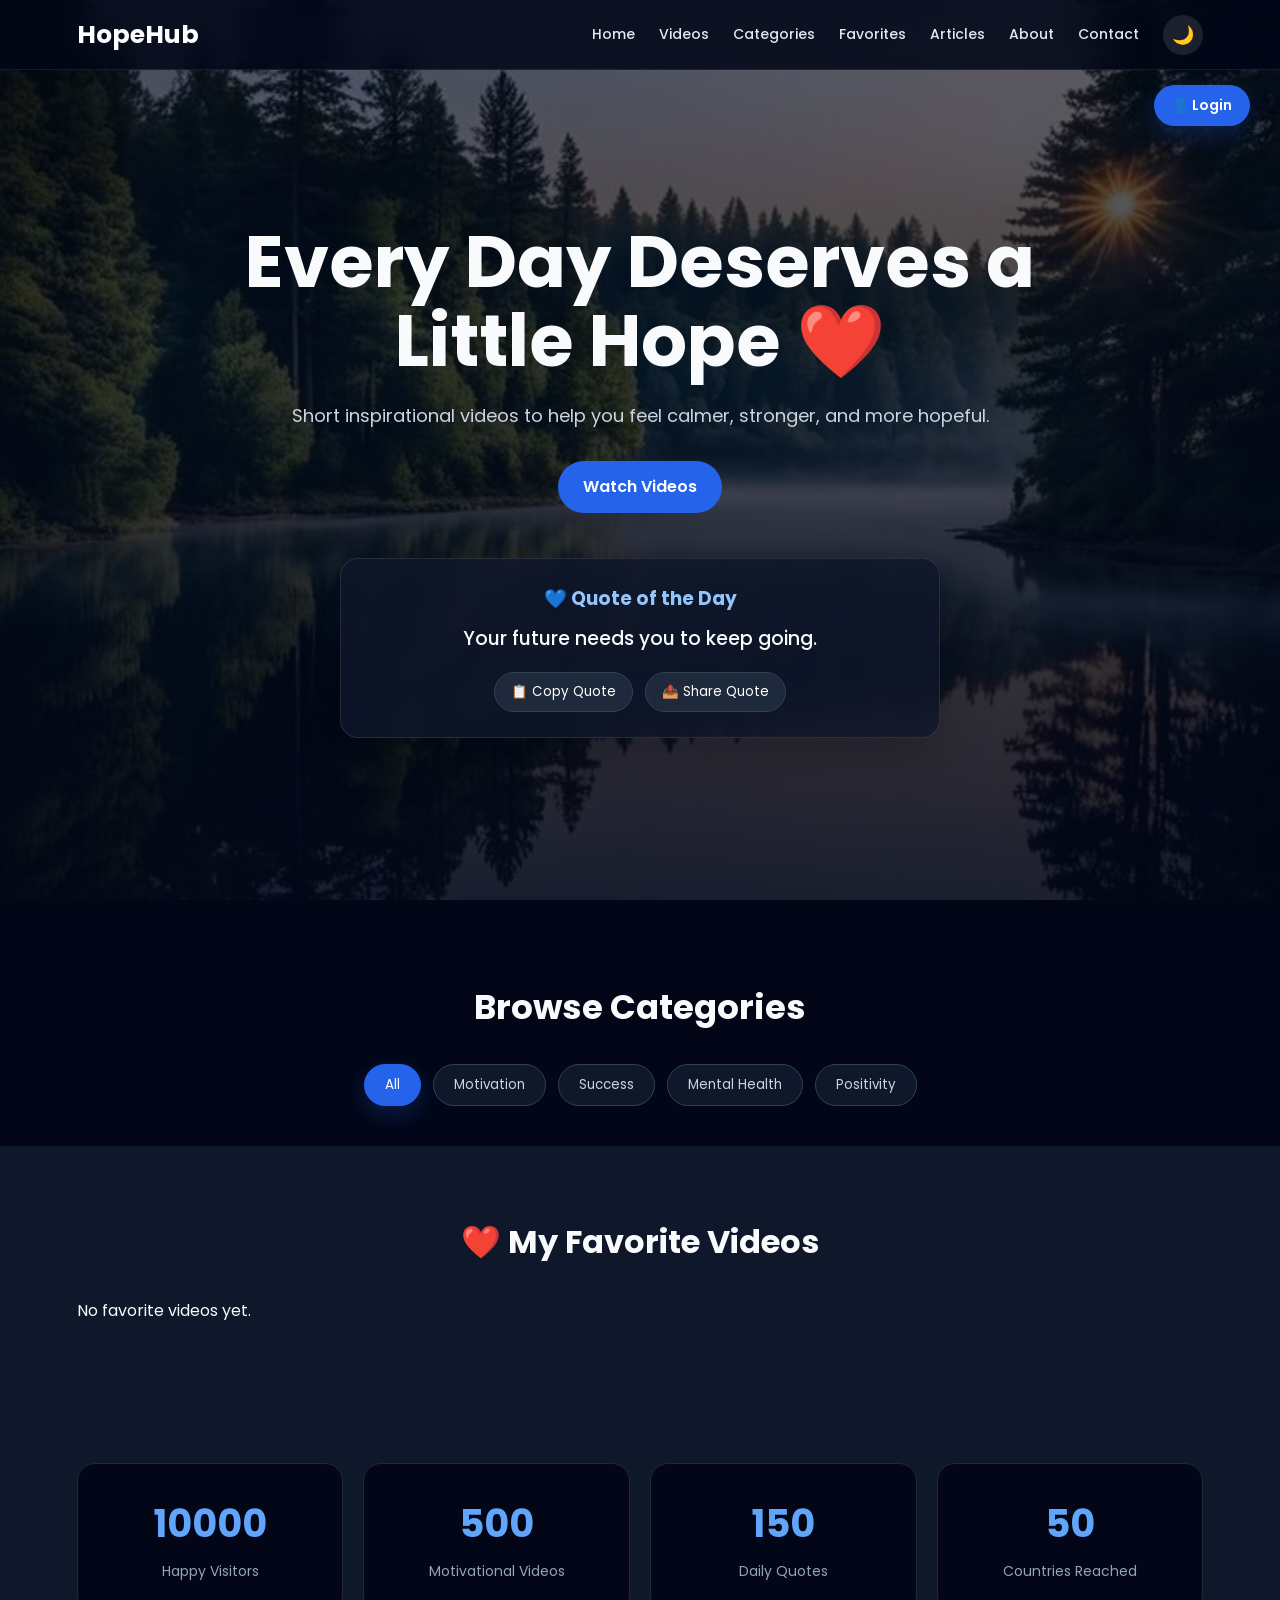
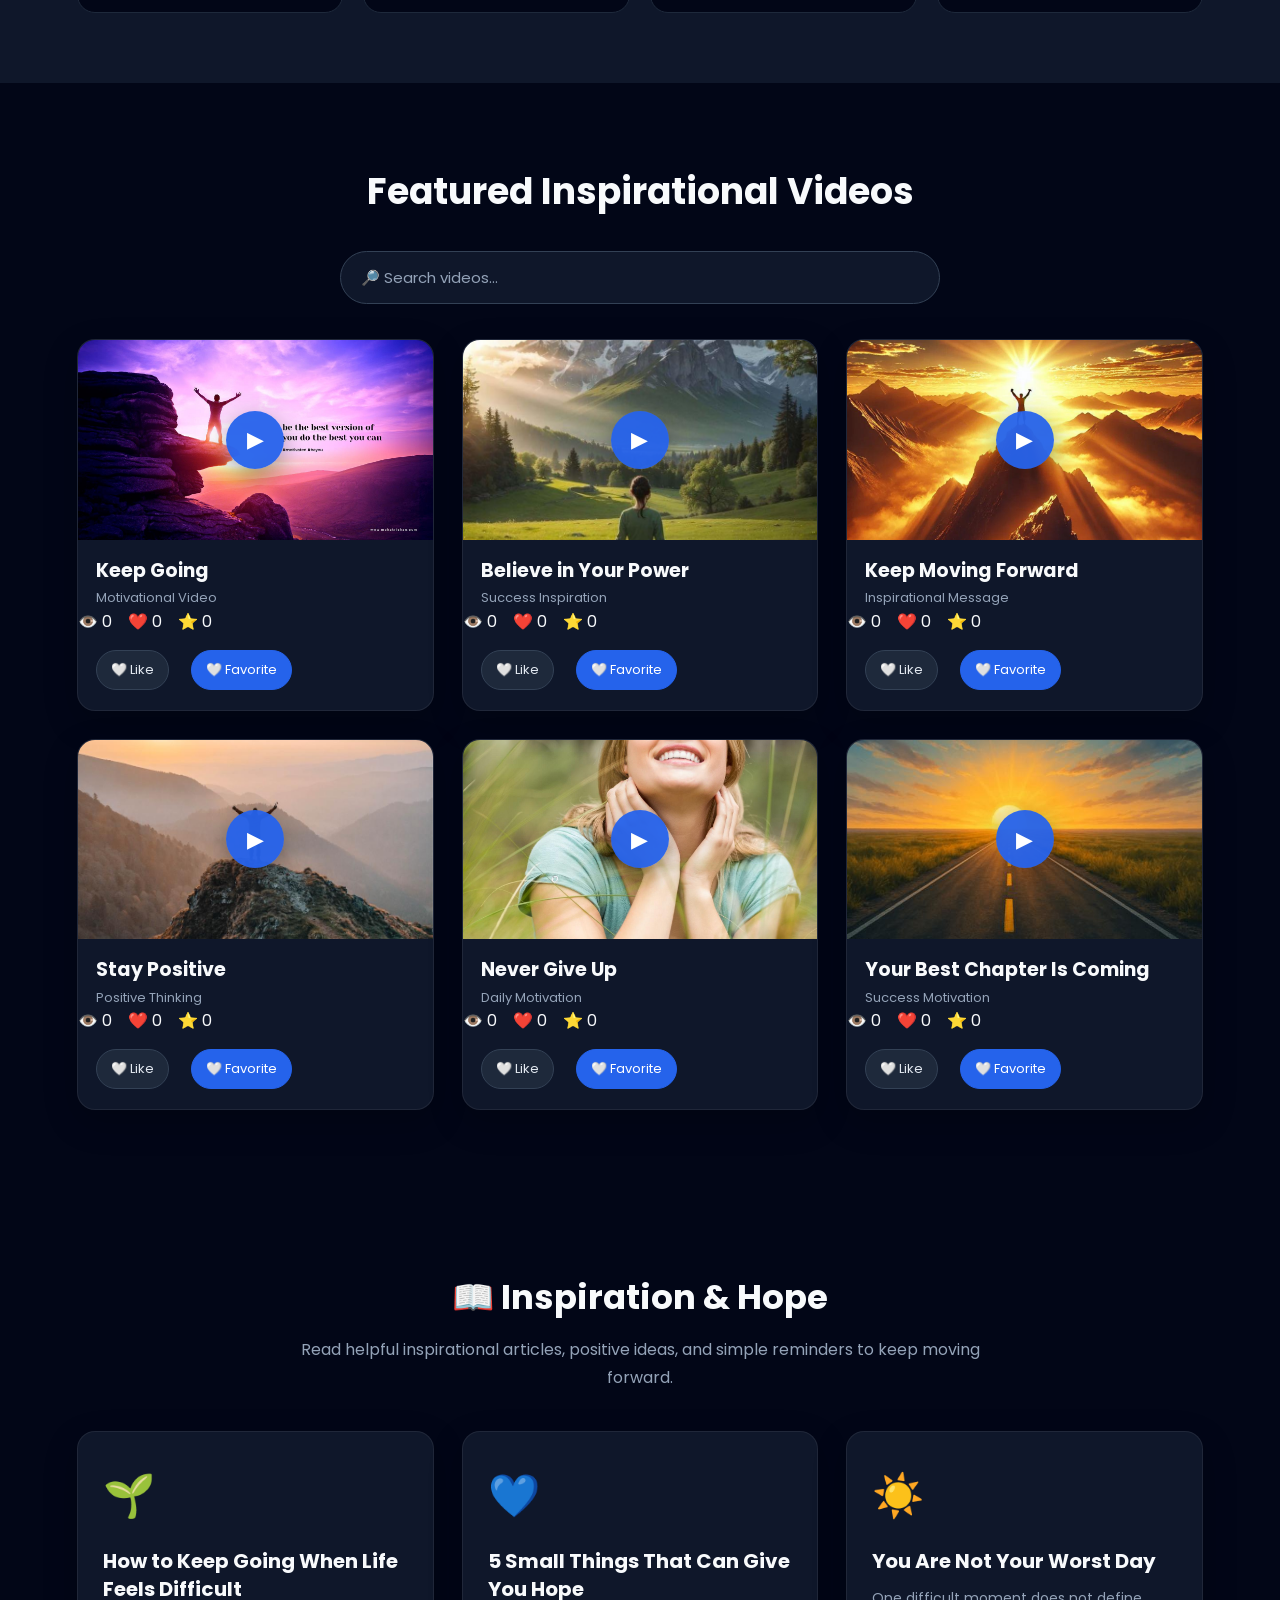
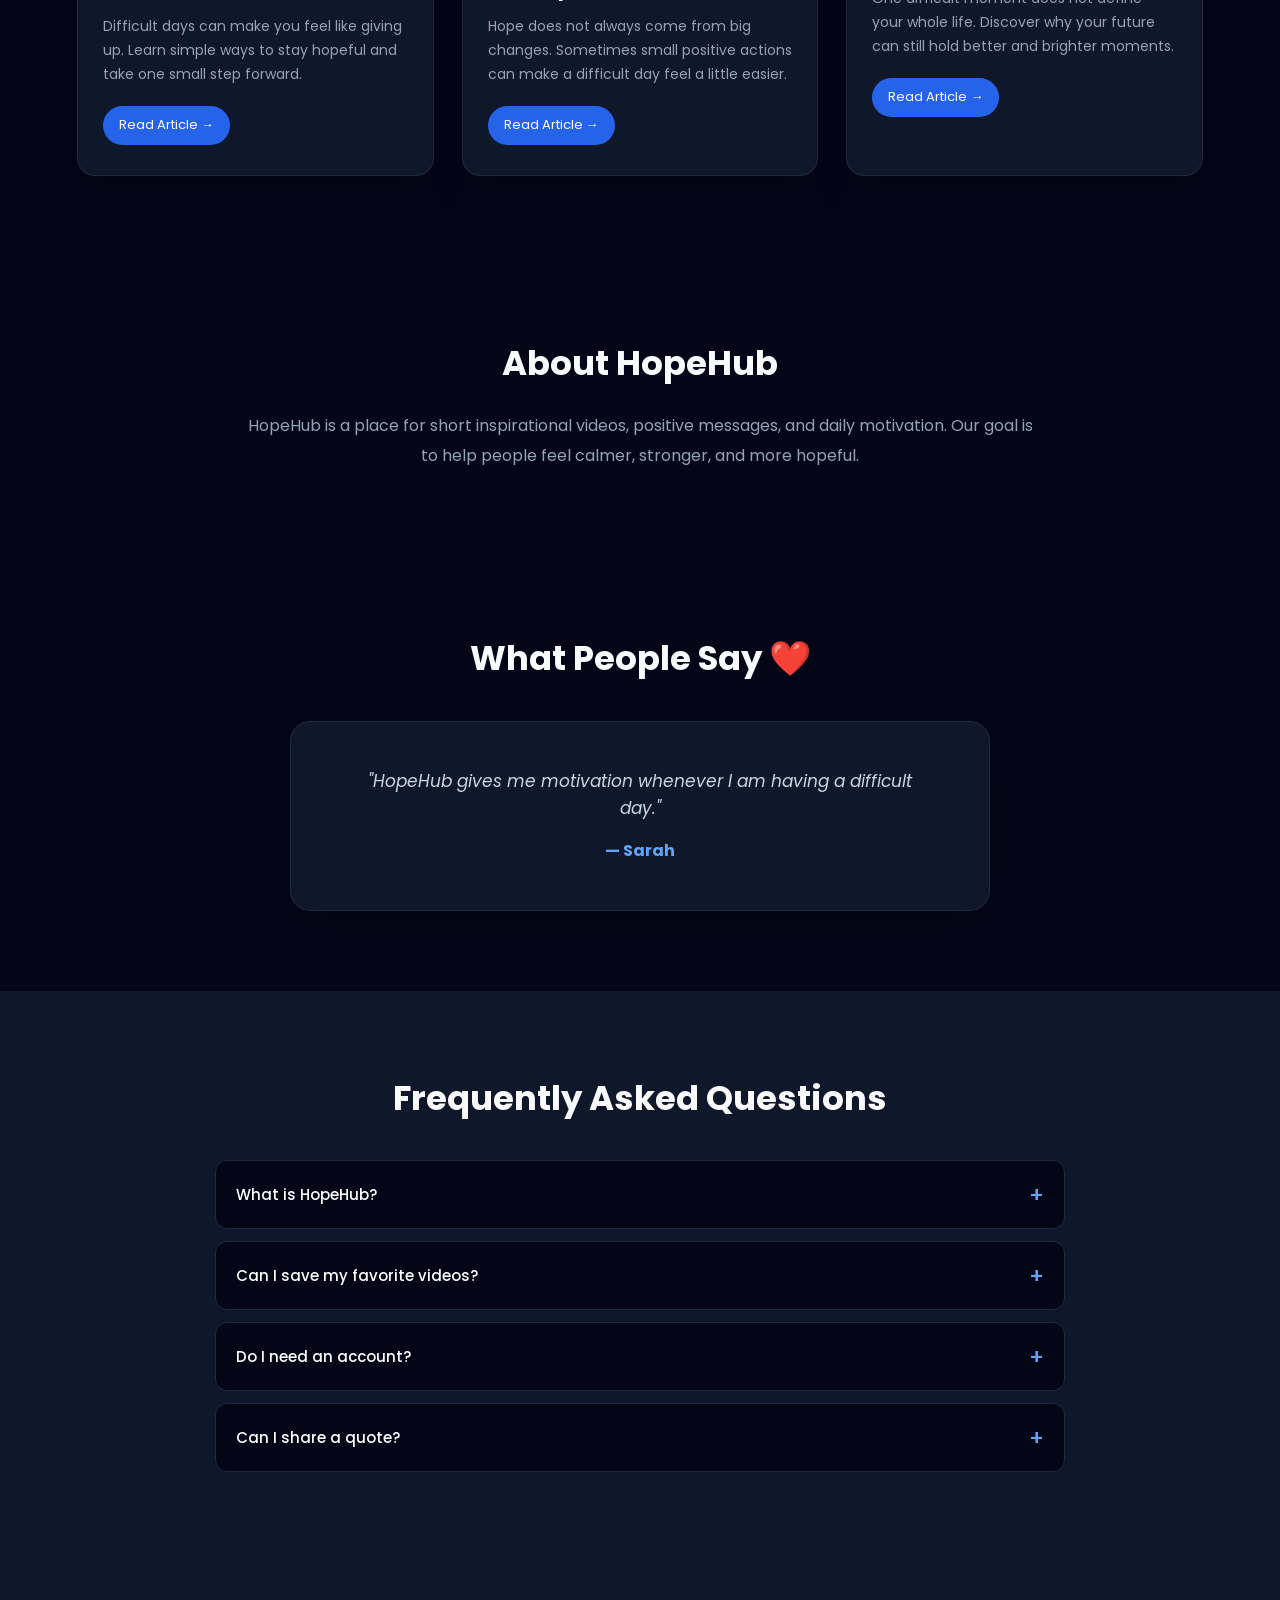
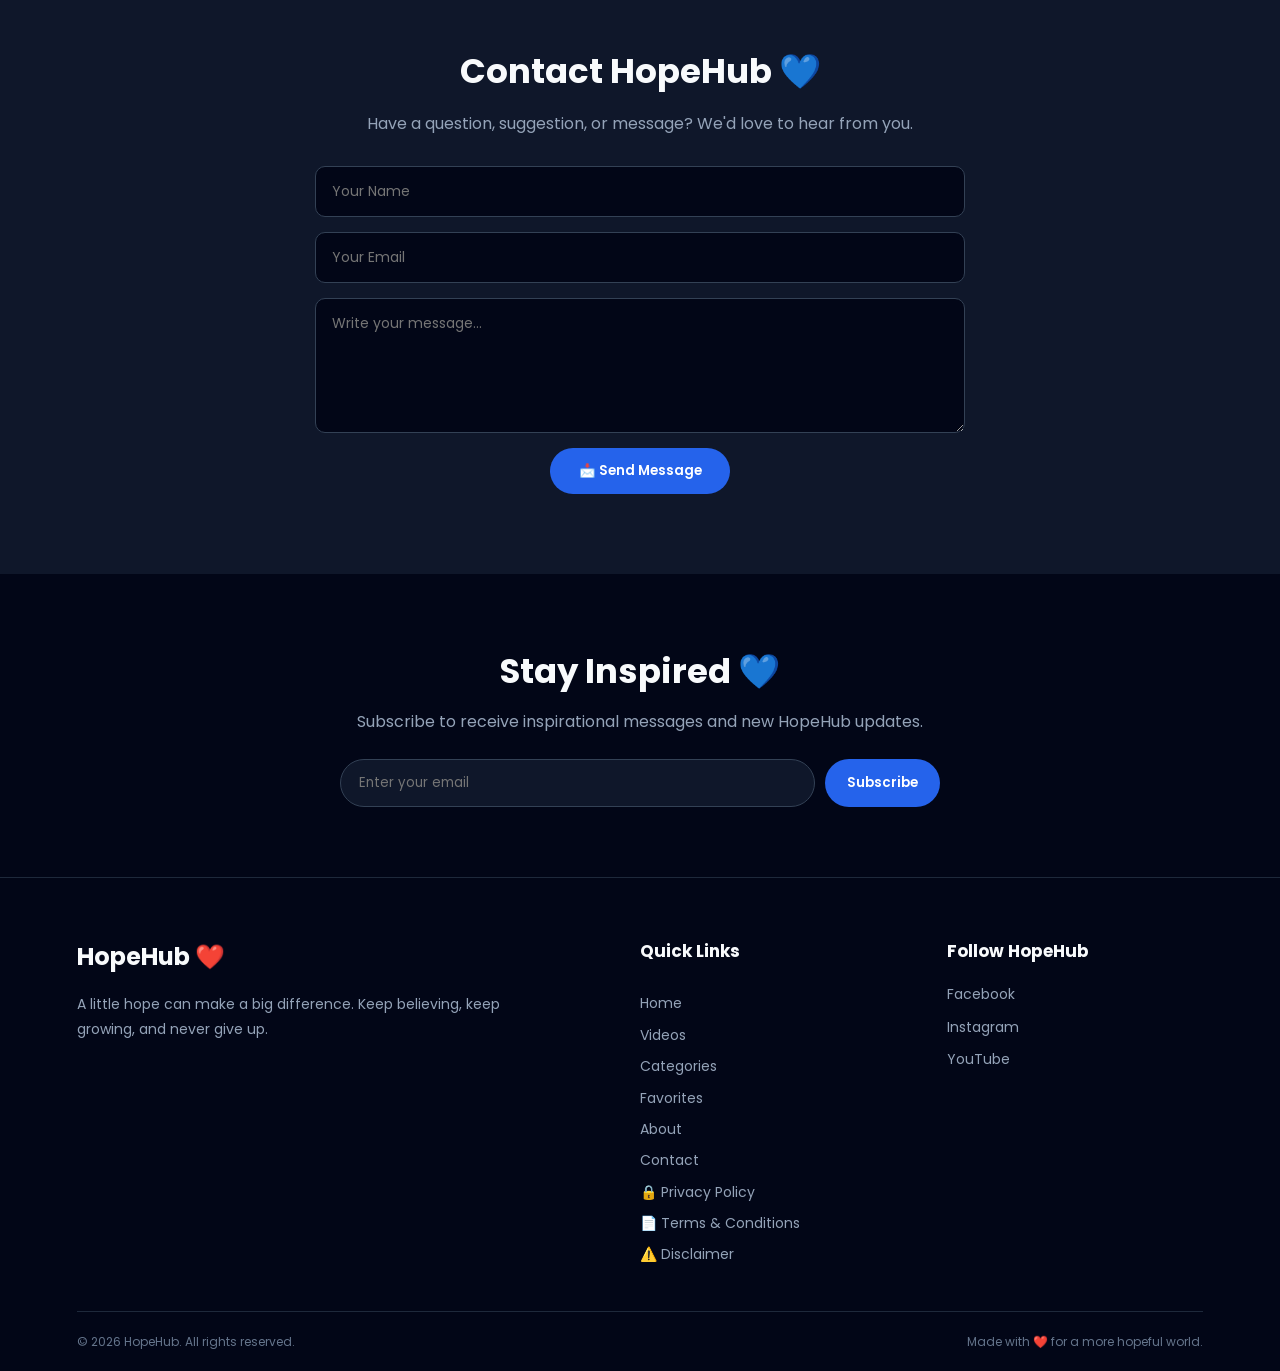
<file: index.html>
<!DOCTYPE html>
<html lang="en">

<head>
    <meta charset="UTF-8">
    <meta name="viewport" content="width=device-width, initial-scale=1.0">
    <!-- Google Analytics -->
<script async src="https://www.googletagmanager.com/gtag/js?id=G-SEE5Y2HSH1"></script>
<script>
    window.dataLayer = window.dataLayer || [];

    function gtag() {
        dataLayer.push(arguments);
    }

    gtag('js', new Date());

    gtag('config', 'G-SEE5Y2HSH1');
</script>
<!-- End Google Analytics -->

    <!-- SEO TITLE -->
    <title>HopeHub | Inspirational Videos, Motivation & Daily Hope</title>

    <!-- SEO DESCRIPTION -->
    <meta
        name="description"
        content="HopeHub offers short inspirational videos, motivational messages, positive quotes, and daily encouragement to help you feel calmer, stronger, and more hopeful."
    >

    <!-- SEO KEYWORDS -->
    <meta
        name="keywords"
        content="inspirational videos, motivational videos, daily motivation, positive quotes, inspirational quotes, hope, positivity, success motivation, mental health motivation, HopeHub"
    >

    <!-- SEARCH ENGINE INSTRUCTIONS -->
    <meta name="robots" content="index, follow">

    <!-- CANONICAL URL -->
    <link
        rel="canonical"
        href="https://aliaraz56560-cmd.github.io/HopeHub/"
    >

    <!-- THEME COLOR -->
    <meta name="theme-color" content="#020617">

    <!-- OPEN GRAPH / FACEBOOK / WHATSAPP -->
    <meta property="og:type" content="website">
    <meta property="og:title" content="HopeHub | Inspirational Videos, Motivation & Daily Hope">
    <meta
        property="og:description"
        content="Discover short inspirational videos, positive messages, daily quotes, and motivation with HopeHub."
    >
    <meta
        property="og:url"
        content="https://aliaraz56560-cmd.github.io/HopeHub/"
    >
    <meta property="og:site_name" content="HopeHub">

    <!-- TWITTER / X CARD -->
    <meta name="twitter:card" content="summary_large_image">
    <meta name="twitter:title" content="HopeHub | Inspirational Videos & Daily Hope">
    <meta
        name="twitter:description"
        content="Short inspirational videos, positive quotes, and daily motivation to help you feel calmer, stronger, and more hopeful."
    >

    <!-- GOOGLE FONT -->
    <link rel="preconnect" href="https://fonts.googleapis.com">
    <link rel="preconnect" href="https://fonts.gstatic.com" crossorigin>

    <link
        href="https://fonts.googleapis.com/css2?family=Poppins:wght@300;400;500;600;700&display=swap"
        rel="stylesheet"
    >

    <!-- AOS ANIMATION -->
    <link
        rel="stylesheet"
        href="https://unpkg.com/aos@2.3.4/dist/aos.css"
    >

    <!-- MAIN CSS -->
    <link rel="stylesheet" href="css/style.css">

    <!-- WEBSITE STRUCTURED DATA -->
    <script type="application/ld+json">
    {
        "@context": "https://schema.org",
        "@type": "WebSite",
        "name": "HopeHub",
        "url": "https://aliaraz56560-cmd.github.io/HopeHub/",
        "description": "HopeHub provides short inspirational videos, positive messages, daily quotes, and motivational content."
    }
    </script>

</head>

<body>

<!-- ==================================================
     LOADER
================================================== -->

<div id="loader">
    <h1>HopeHub</h1>
    <div class="spinner"></div>
    <p>Loading...</p>
</div>


<!-- ==================================================
     HEADER / NAVBAR
================================================== -->

<header>

    <h2 class="logo">HopeHub</h2>

    <div
        class="menu-btn"
        onclick="toggleMenu()"
        aria-label="Open navigation menu"
    >
        ☰
    </div>

    <nav id="navLinks">

        <a href="#home">Home</a>
        <a href="#featured">Videos</a>
        <a href="#categories">Categories</a>
        <a href="#favorites">Favorites</a>
        <a href="#articles">Articles</a>
        <a href="#about">About</a>
        <a href="#contact">Contact</a>

        <button
            id="themeBtn"
            onclick="changeTheme()"
            aria-label="Change theme"
        >
            🌙
        </button>

    </nav>

</header>


<!-- ==================================================
     LOGIN / SIGNUP OVERLAY
================================================== -->

<div class="auth-overlay" id="authOverlay">

    <div class="auth-box">

        <span
            class="close-auth"
            onclick="closeAuth()"
            aria-label="Close login"
        >
            ×
        </span>


        <!-- LOGIN -->

        <div id="loginForm">

            <h2>Welcome Back 👋</h2>

            <input
                type="email"
                id="loginEmail"
                placeholder="Email"
                autocomplete="email"
            >

            <input
                type="password"
                id="loginPassword"
                placeholder="Password"
                autocomplete="current-password"
            >

            <button
                type="button"
                onclick="loginUser()"
            >
                Login
            </button>

            <p>
                Don't have an account?

                <a
                    href="#"
                    onclick="showSignup(); return false;"
                >
                    Sign Up
                </a>
            </p>

        </div>


        <!-- SIGNUP -->

        <div
            id="signupForm"
            style="display:none;"
        >

            <h2>Create Account ✨</h2>

            <input
                type="text"
                id="signupName"
                placeholder="Full Name"
                autocomplete="name"
            >

            <input
                type="email"
                id="signupEmail"
                placeholder="Email"
                autocomplete="email"
            >

            <input
                type="password"
                id="signupPassword"
                placeholder="Password"
                autocomplete="new-password"
            >

            <button
                type="button"
                onclick="signupUser()"
            >
                Sign Up
            </button>

            <p>
                Already have an account?

                <a
                    href="#"
                    onclick="showLogin(); return false;"
                >
                    Login
                </a>
            </p>

        </div>

    </div>

</div>


<!-- ==================================================
     LOGIN BUTTON
================================================== -->

<button
    class="login-btn"
    type="button"
    aria-label="Login to HopeHub"
>
    👤 Login
</button>


<!-- ==================================================
     HERO SECTION
================================================== -->

<section
    class="hero"
    id="home"
    data-aos="fade-up"
>

    <h1>
        Every Day Deserves a Little Hope ❤️
    </h1>

    <p>
        Short inspirational videos to help you feel calmer,
        stronger, and more hopeful.
    </p>

    <a
        href="#featured"
        class="btn"
    >
        Watch Videos
    </a>


    <!-- DAILY QUOTE -->

    <div class="quote-card">

        <h3>💙 Quote of the Day</h3>

        <p id="dailyQuote">
            Your story isn't over yet.
        </p>

        <div class="quote-buttons">

            <button
                class="copy-btn"
                onclick="copyQuote()"
                type="button"
            >
                📋 Copy Quote
            </button>

            <button
                class="share-btn"
                onclick="shareQuote()"
                type="button"
            >
                📤 Share Quote
            </button>

        </div>

    </div>

</section>


<!-- ==================================================
     CATEGORIES
================================================== -->

<section
    class="categories"
    id="categories"
>

    <h2>Browse Categories</h2>

    <div class="category-box">

        <button
            class="category-btn active"
            type="button"
        >
            All
        </button>

        <button
            class="category-btn"
            type="button"
        >
            Motivation
        </button>

        <button
            class="category-btn"
            type="button"
        >
            Success
        </button>

        <button
            class="category-btn"
            type="button"
        >
            Mental Health
        </button>

        <button
            class="category-btn"
            type="button"
        >
            Positivity
        </button>

    </div>

</section>


<!-- ==================================================
     FAVORITES
================================================== -->

<section
    class="favorites"
    id="favorites"
>

    <h2>❤️ My Favorite Videos</h2>

    <div
        id="favoriteContainer"
        class="cards"
    >

        <p class="empty-fav">
            No favorite videos yet.
        </p>

    </div>

</section>


<!-- ==================================================
     STATISTICS
================================================== -->

<section class="stats">

    <div class="stat-box">

        <h2
            class="counter"
            data-target="10000"
        >
            0
        </h2>

        <p>Happy Visitors</p>

    </div>


    <div class="stat-box">

        <h2
            class="counter"
            data-target="500"
        >
            0
        </h2>

        <p>Motivational Videos</p>

    </div>


    <div class="stat-box">

        <h2
            class="counter"
            data-target="150"
        >
            0
        </h2>

        <p>Daily Quotes</p>

    </div>


    <div class="stat-box">

        <h2
            class="counter"
            data-target="50"
        >
            0
        </h2>

        <p>Countries Reached</p>

    </div>

</section>


<!-- ==================================================
     FEATURED VIDEOS
================================================== -->

<section
    class="featured"
    id="featured"
    data-aos="fade-up"
>

    <h2>Featured Inspirational Videos</h2>


    <!-- SEARCH -->

    <div class="search-box">

        <input
            type="text"
            id="searchInput"
            placeholder="🔎 Search videos..."
            oninput="searchVideos()"
            aria-label="Search inspirational videos"
        >

    </div>


    <div class="cards">


        <!-- VIDEO 1 -->

        <div
            class="card video-card"
            data-category="Motivation"
            data-aos="zoom-in"
        >

            <a href="video.html?video=crsST0ptxlU">

                <div class="video-image">

                    <img
                        src="images/video1.jpg"
                        alt="Keep Going inspirational motivational video"
                        loading="lazy"
                    >

                    <div class="play-btn">
                        ▶
                    </div>

                </div>

            </a>

            <h3>Keep Going</h3>

            <p>Motivational Video</p>

            <button
                class="like-btn"
                onclick="likeVideo(this,'video1')"
                type="button"
            >
                🤍 Like
            </button>

            <button
                class="favorite-btn"
                onclick="addFavorite(
                    'Keep Going',
                    'images/video1.jpg',
                    'video.html?video=crsST0ptxlU',
                    this
                )"
                type="button"
            >
                🤍 Favorite
            </button>

        </div>


        <!-- VIDEO 2 -->

        <div
            class="card video-card"
            data-category="Success"
            data-aos="zoom-in"
        >

            <a href="video.html?video=I_mPoUWBMf4">

                <div class="video-image">

                    <img
                        src="images/video2.jpg"
                        alt="Believe in Your Power success motivational video"
                        loading="lazy"
                    >

                    <div class="play-btn">
                        ▶
                    </div>

                </div>

            </a>

            <h3>Believe in Your Power</h3>

            <p>Success Inspiration</p>

            <button
                class="like-btn"
                onclick="likeVideo(this,'video2')"
                type="button"
            >
                🤍 Like
            </button>

            <button
                class="favorite-btn"
                onclick="addFavorite(
                    'Believe in Your Power',
                    'images/video2.jpg',
                'video.html?video=I_mPoUWBMf4',
                    this
                )"
                type="button"
            >
                🤍 Favorite
            </button>

        </div>


        <!-- VIDEO 3 -->

        <div
            class="card video-card"
            data-category="Mental Health"
            data-aos="zoom-in"
        >

            <a href="video.html?video=UF8uR6Z6KLc">

                <div class="video-image">

                    <img
                        src="images/video3.jpg"
                        alt="Keep Moving Forward inspirational video"
                        loading="lazy"
                    >

                    <div class="play-btn">
                        ▶
                    </div>

                </div>

            </a>

            <h3>Keep Moving Forward</h3>

            <p>Inspirational Message</p>

            <button
                class="like-btn"
                onclick="likeVideo(this,'video3')"
                type="button"
            >
                🤍 Like
            </button>

            <button
                class="favorite-btn"
                onclick="addFavorite(
                    'Keep Moving Forward',
                    'images/video3.jpg',
                    'video.html?video=UF8uR6Z6KLc',
                    this
                )"
                type="button"
            >
                🤍 Favorite
            </button>

        </div>


        <!-- VIDEO 4 -->

        <div
            class="card video-card"
            data-category="Positivity"
            data-aos="zoom-in"
        >

            <a href="video.html?video=ZToicYcHIOU">

                <div class="video-image">

                    <img
                        src="images/video4.jpg"
                        alt="Stay Positive positive thinking video"
                        loading="lazy"
                    >

                    <div class="play-btn">
                        ▶
                    </div>

                </div>

            </a>

            <h3>Stay Positive</h3>

            <p>Positive Thinking</p>

            <button
                class="like-btn"
                onclick="likeVideo(this,'video4')"
                type="button"
            >
                🤍 Like
            </button>

            <button
                class="favorite-btn"
                onclick="addFavorite(
                    'Stay Positive',
                    'images/video4.jpg',
                    'video.html?video=ZToicYcHIOU',
                    this
                )"
                type="button"
            >
                🤍 Favorite
            </button>

        </div>


        <!-- VIDEO 5 -->

        <div
            class="card video-card"
            data-category="Motivation"
            data-aos="zoom-in"
        >

            <a href="video.html?video=suvwogCC7PI">

                <div class="video-image">

                    <img
                        src="images/video5.jpg"
                        alt="Never Give Up motivational video"
                        loading="lazy"
                    >

                    <div class="play-btn">
                        ▶
                    </div>

                </div>

            </a>

            <h3>Never Give Up</h3>

            <p>Daily Motivation</p>

            <button
                class="like-btn"
                onclick="likeVideo(this,'video5')"
                type="button"
            >
                🤍 Like
            </button>

            <button
                class="favorite-btn"
                onclick="addFavorite(
                    'Never Give Up',
                    'images/video5.jpg',
                    'video.html?video=suvwogCC7PI',
                    this
                )"
                type="button"
            >
                🤍 Favorite
            </button>

        </div>


        <!-- VIDEO 6 -->

        <div
            class="card video-card"
            data-category="Success"
            data-aos="zoom-in"
        >

            <a href="video.html?video=M00D85NmCwk">

                <div class="video-image">

                    <img
                        src="images/video6.jpg"
                        alt="Your Best Chapter Is Coming success motivation video"
                        loading="lazy"
                    >

                    <div class="play-btn">
                        ▶
                    </div>

                </div>

            </a>

            <h3>Your Best Chapter Is Coming</h3>

            <p>Success Motivation</p>

            <button
                class="like-btn"
                onclick="likeVideo(this,'video6')"
                type="button"
            >
                🤍 Like
            </button>

            <button
                class="favorite-btn"
                onclick="addFavorite(
                    'Your Best Chapter Is Coming',
                    'images/video6.jpg',
                    'video.html?video=M00D85NmCwk',
                    this
                )"
                type="button"
            >
                🤍 Favorite
            </button>

        </div>

    </div>

</section>
<!-- ==================================================
     INSPIRATION ARTICLES
================================================== -->

<section
    class="articles"
    id="articles"
    data-aos="fade-up"
>

    <h2>📖 Inspiration & Hope</h2>

    <p class="articles-intro">
        Read helpful inspirational articles, positive ideas,
        and simple reminders to keep moving forward.
    </p>


    <div class="article-grid">


        <!-- ARTICLE 1 -->

        <article class="article-card">

            <div class="article-icon">
                🌱
            </div>

            <h3>
                How to Keep Going When Life Feels Difficult
            </h3>

            <p>
                Difficult days can make you feel like giving up.
                Learn simple ways to stay hopeful and take one
                small step forward.
            </p>

            <a href="article-keep-going.html">
                Read Article →
            </a>

        </article>


        <!-- ARTICLE 2 -->

        <article class="article-card">

            <div class="article-icon">
                💙
            </div>

            <h3>
                5 Small Things That Can Give You Hope
            </h3>

            <p>
                Hope does not always come from big changes.
                Sometimes small positive actions can make a
                difficult day feel a little easier.
            </p>

            <a href="article-5-small-things.html">
                Read Article →
            </a>

        </article>


        <!-- ARTICLE 3 -->

        <article class="article-card">

            <div class="article-icon">
                ☀️
            </div>

            <h3>
                You Are Not Your Worst Day
            </h3>

            <p>
                One difficult moment does not define your whole
                life. Discover why your future can still hold
                better and brighter moments.
            </p>

            <a href="article-worst-day.html">
                Read Article →
            </a>

        </article>


    </div>

</section>


<!-- ==================================================
     ABOUT SECTION
================================================== -->

<section
    class="about"
    id="about"
    data-aos="fade-up"
>

    <h2>About HopeHub</h2>

    <p>
        HopeHub is a place for short inspirational videos,
        positive messages, and daily motivation.
        Our goal is to help people feel calmer,
        stronger, and more hopeful.
    </p>

</section>


<!-- ==================================================
     TESTIMONIALS
================================================== -->

<section
    class="testimonials"
    data-aos="fade-up"
>

    <h2>What People Say ❤️</h2>

    <div class="testimonial-container">

        <div class="testimonial-card active">

            <p>
                "HopeHub gives me motivation whenever
                I am having a difficult day."
            </p>

            <h4>— Sarah</h4>

        </div>


        <div class="testimonial-card">

            <p>
                "The short videos are simple,
                positive, and really helpful."
            </p>

            <h4>— Ahmed</h4>

        </div>


        <div class="testimonial-card">

            <p>
                "I love the daily quotes.
                They always give me hope."
            </p>

            <h4>— Emily</h4>

        </div>

    </div>

</section>


<!-- ==================================================
     FAQ
================================================== -->

<section
    class="faq"
    data-aos="fade-up"
>

    <h2>Frequently Asked Questions</h2>


    <div class="faq-item">

        <button
            class="faq-question"
            type="button"
        >

            What is HopeHub?

            <span>+</span>

        </button>

        <div class="faq-answer">

            <p>
                HopeHub is an inspirational platform
                featuring short motivational videos,
                positive quotes, and uplifting content.
            </p>

        </div>

    </div>


    <div class="faq-item">

        <button
            class="faq-question"
            type="button"
        >

            Can I save my favorite videos?

            <span>+</span>

        </button>

        <div class="faq-answer">

            <p>
                Yes. Click the Favorite button on any
                video and it will be saved in your browser.
            </p>

        </div>

    </div>


    <div class="faq-item">

        <button
            class="faq-question"
            type="button"
        >

            Do I need an account?

            <span>+</span>

        </button>

        <div class="faq-answer">

            <p>
                You can watch videos without an account.
                An account can be used for HopeHub features
                such as login and personalization.
            </p>

        </div>

    </div>


    <div class="faq-item">

        <button
            class="faq-question"
            type="button"
        >

            Can I share a quote?

            <span>+</span>

        </button>

        <div class="faq-answer">

            <p>
                Yes. Use the Share Quote button
                to share the daily inspirational quote.
            </p>

        </div>

    </div>

</section>


<!-- ==================================================
     CONTACT SECTION
================================================== -->

<section
    class="contact"
    id="contact"
    data-aos="fade-up"
>

    <h2>Contact HopeHub 💙</h2>

    <p>
        Have a question, suggestion, or message?
        We'd love to hear from you.
    </p>

    <form
        class="contact-form"
        id="contactForm"
    >

        <input
            type="text"
            id="contactName"
            placeholder="Your Name"
            required
        >

        <input
            type="email"
            id="contactEmail"
            placeholder="Your Email"
            required
        >

        <textarea
            id="contactMessage"
            rows="5"
            placeholder="Write your message..."
            required
        ></textarea>

        <button
            type="submit"
            class="btn"
        >
            📩 Send Message
        </button>

    </form>

</section>


<!-- ==================================================
     NEWSLETTER
================================================== -->

<section
    class="newsletter"
    data-aos="fade-up"
>

    <h2>Stay Inspired 💙</h2>

    <p>
        Subscribe to receive inspirational
        messages and new HopeHub updates.
    </p>

    <form class="newsletter-form">

        <input
            type="email"
            placeholder="Enter your email"
            required
        >

        <button type="submit">
            Subscribe
        </button>

    </form>

</section>


<!-- ==================================================
     FOOTER
================================================== -->

<footer>

    <div class="footer-content">


        <!-- FOOTER ABOUT -->

        <div class="footer-about">

            <h2>HopeHub ❤️</h2>

            <p>
                A little hope can make a big difference.
                Keep believing, keep growing,
                and never give up.
            </p>

        </div>


        <!-- QUICK LINKS -->

     <div class="footer-links">

    <h3>Quick Links</h3>

    <a href="#home">Home</a>
    <a href="#featured">Videos</a>
    <a href="#categories">Categories</a>
    <a href="#favorites">Favorites</a>
    <a href="#about">About</a>
    <a href="#contact">Contact</a>

    <a href="privacy.html">🔒 Privacy Policy</a>
    <a href="terms.html">📄 Terms & Conditions</a>
    <a href="disclaimer.html">⚠️ Disclaimer</a>

</div>


        <!-- SOCIAL LINKS -->

        <div class="footer-social">

            <h3>Follow HopeHub</h3>

            <div class="social-links">

                <a
                    href="#"
                    aria-label="Facebook"
                >
                    Facebook
                </a>

                <a
                    href="#"
                    aria-label="Instagram"
                >
                    Instagram
                </a>

                <a
                    href="#"
                    aria-label="YouTube"
                >
                    YouTube
                </a>

            </div>

        </div>

    </div>


    <!-- FOOTER BOTTOM -->

    <div class="footer-bottom">

        <p>
            © 2026 HopeHub. All rights reserved.
        </p>

        <p>
            Made with ❤️ for a more hopeful world.
        </p>

    </div>

</footer>


<!-- ==================================================
     BACK TO TOP BUTTON
================================================== -->

<button
    id="topBtn"
    onclick="goTop()"
    aria-label="Back to top"
>
    ↑
</button>


<!-- ==================================================
     AOS JAVASCRIPT
================================================== -->

<script src="https://unpkg.com/aos@2.3.4/dist/aos.js"></script>

<script>

    AOS.init({
        duration: 800,
        once: true
    });

</script>


<!-- ==================================================
     MAIN JAVASCRIPT
================================================== -->

<script src="js/script.js"></script>

</body>
</html>
</file>
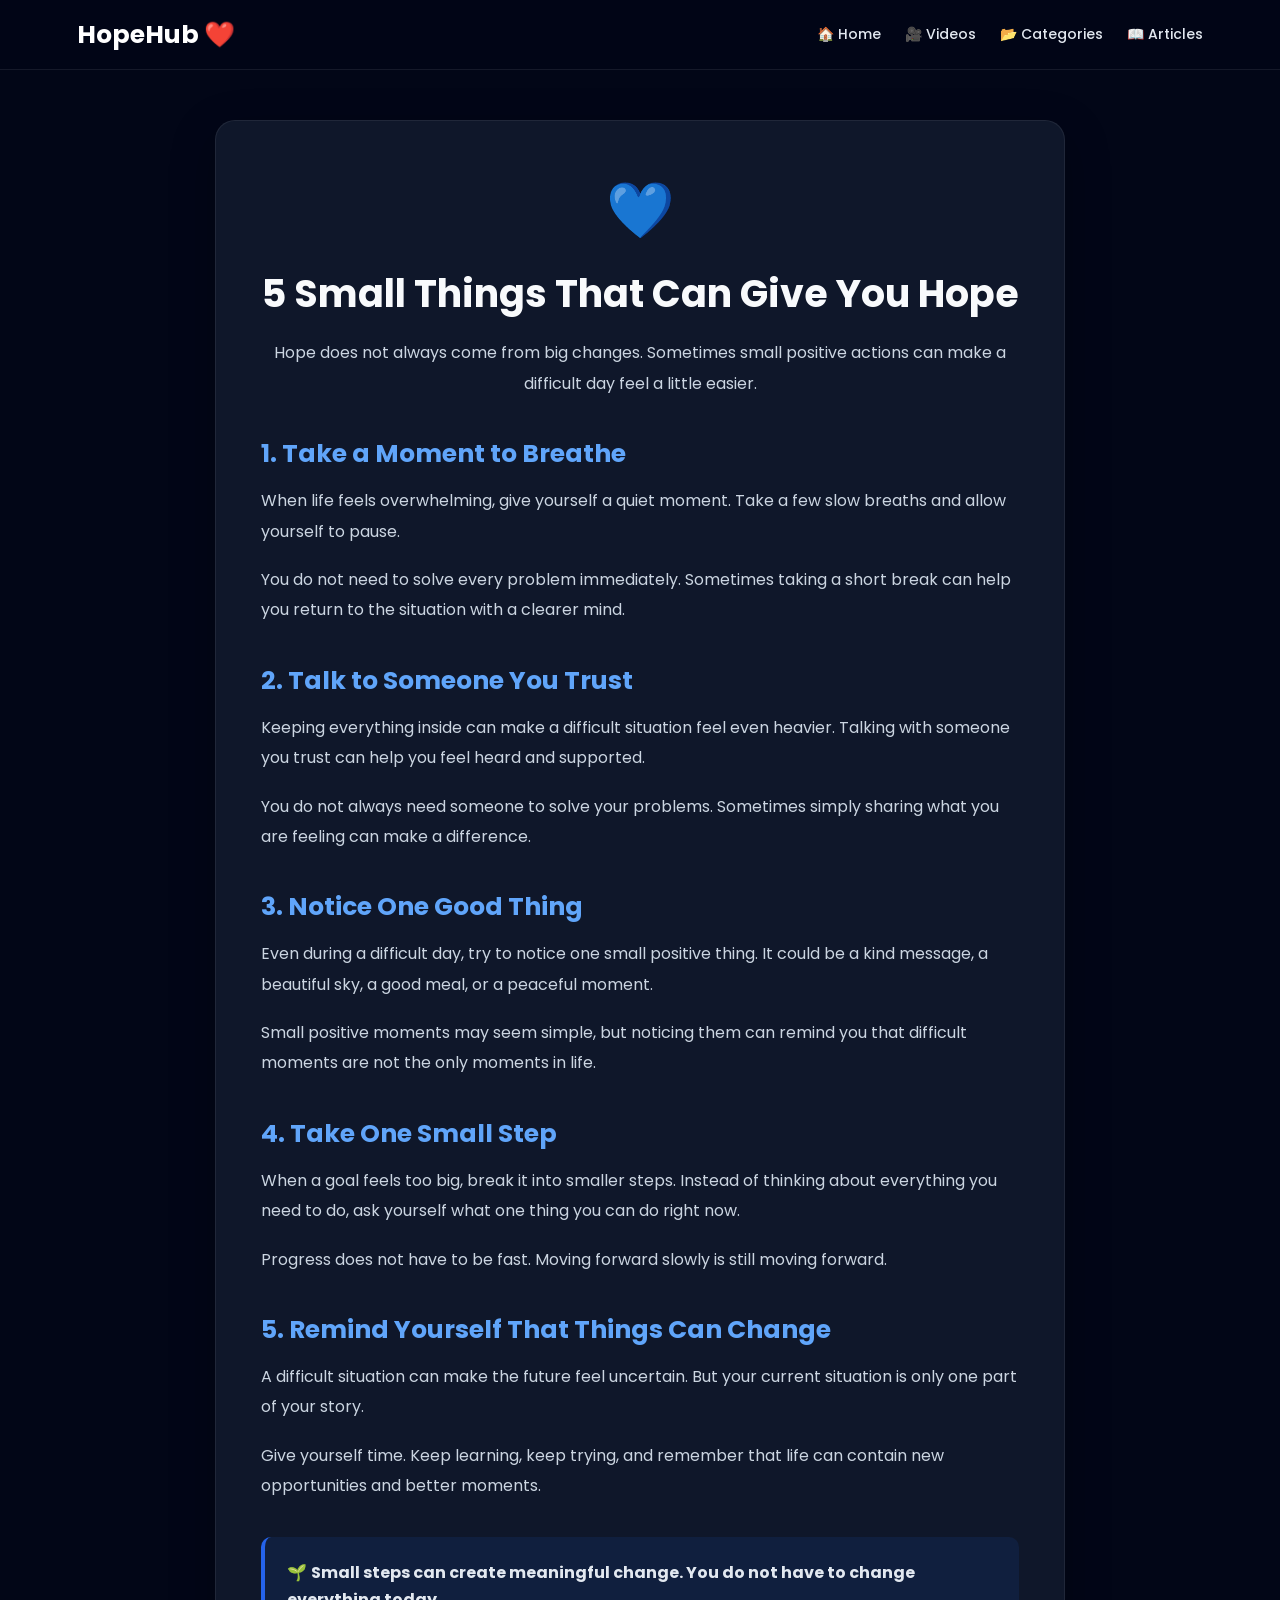
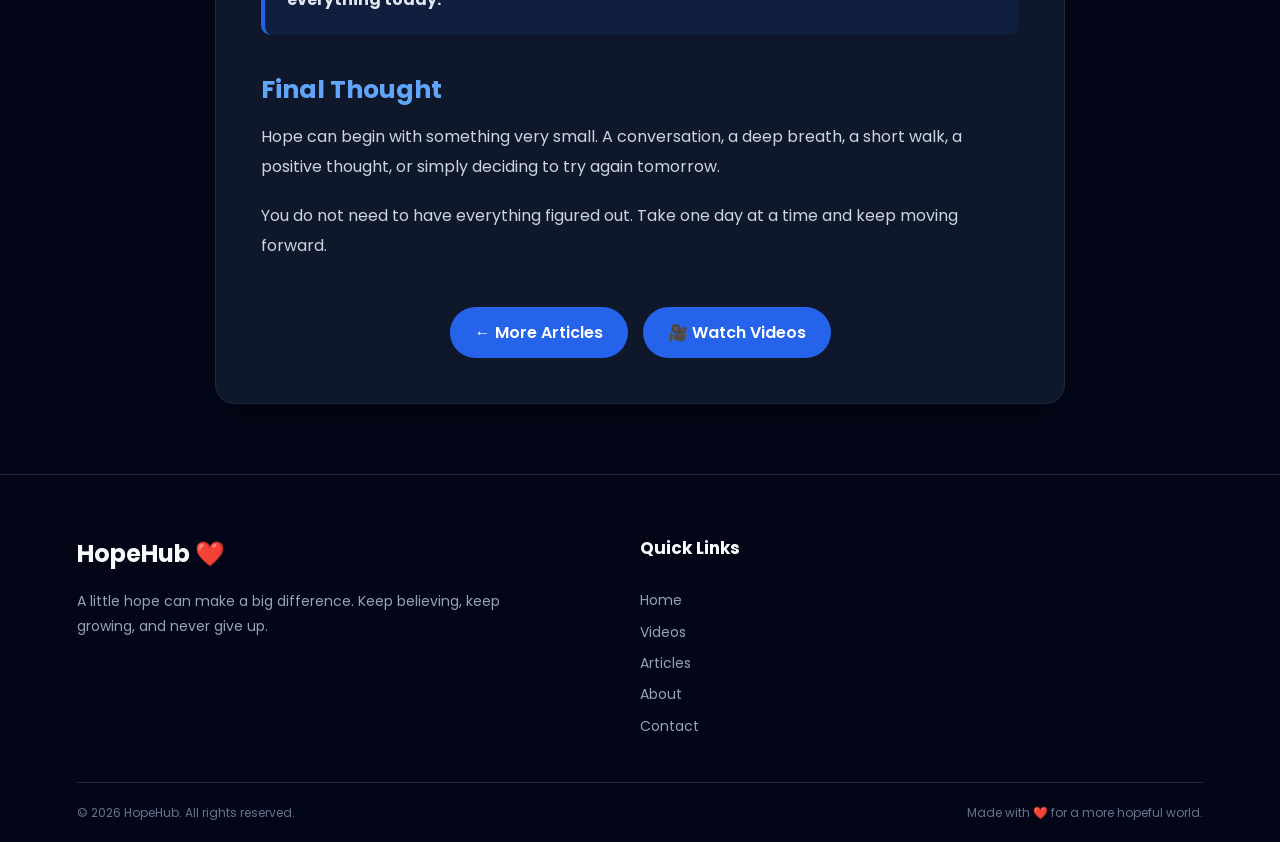
<file: article-5-small-things.html>
<!DOCTYPE html>
<html lang="en">

<head>

    <meta charset="UTF-8">

    <meta
        name="viewport"
        content="width=device-width, initial-scale=1.0"
    >

    <title>
        5 Small Things That Can Give You Hope | HopeHub
    </title>

    <meta
        name="description"
        content="Discover 5 small things that can bring hope, positivity, and encouragement when life feels difficult."
    >

    <meta
        name="robots"
        content="index, follow"
    >

    <link
        rel="stylesheet"
        href="css/style.css"
    >

    <link
        rel="preconnect"
        href="https://fonts.googleapis.com"
    >

    <link
        rel="preconnect"
        href="https://fonts.gstatic.com"
        crossorigin
    >

    <link
        href="https://fonts.googleapis.com/css2?family=Poppins:wght@400;500;600;700&display=swap"
        rel="stylesheet"
    >

</head>


<body>


<!-- =========================================
     HEADER
========================================= -->

<header>

    <a
        href="index.html"
        class="logo"
    >
        HopeHub ❤️
    </a>


    <nav id="navLinks">

        <a href="index.html">
            🏠 Home
        </a>

        <a href="index.html#featured">
            🎥 Videos
        </a>

        <a href="index.html#categories">
            📂 Categories
        </a>

        <a href="index.html#articles">
            📖 Articles
        </a>

    </nav>


    <div
        class="menu-btn"
        onclick="toggleMenu()"
        aria-label="Open menu"
    >
        ☰
    </div>

</header>



<!-- =========================================
     ARTICLE
========================================= -->

<main class="article-page">


    <article class="article-content">


        <div class="article-page-icon">
            💙
        </div>


        <h1>
            5 Small Things That Can Give You Hope
        </h1>


        <p class="article-intro">
            Hope does not always come from big changes.
            Sometimes small positive actions can make a
            difficult day feel a little easier.
        </p>



        <!-- 1 -->

        <h2>
            1. Take a Moment to Breathe
        </h2>

        <p>
            When life feels overwhelming, give yourself a
            quiet moment. Take a few slow breaths and allow
            yourself to pause.
        </p>

        <p>
            You do not need to solve every problem immediately.
            Sometimes taking a short break can help you return
            to the situation with a clearer mind.
        </p>



        <!-- 2 -->

        <h2>
            2. Talk to Someone You Trust
        </h2>

        <p>
            Keeping everything inside can make a difficult
            situation feel even heavier. Talking with someone
            you trust can help you feel heard and supported.
        </p>

        <p>
            You do not always need someone to solve your
            problems. Sometimes simply sharing what you are
            feeling can make a difference.
        </p>



        <!-- 3 -->

        <h2>
            3. Notice One Good Thing
        </h2>

        <p>
            Even during a difficult day, try to notice one
            small positive thing. It could be a kind message,
            a beautiful sky, a good meal, or a peaceful moment.
        </p>

        <p>
            Small positive moments may seem simple, but
            noticing them can remind you that difficult
            moments are not the only moments in life.
        </p>



        <!-- 4 -->

        <h2>
            4. Take One Small Step
        </h2>

        <p>
            When a goal feels too big, break it into smaller
            steps. Instead of thinking about everything you
            need to do, ask yourself what one thing you can
            do right now.
        </p>

        <p>
            Progress does not have to be fast. Moving forward
            slowly is still moving forward.
        </p>



        <!-- 5 -->

        <h2>
            5. Remind Yourself That Things Can Change
        </h2>

        <p>
            A difficult situation can make the future feel
            uncertain. But your current situation is only one
            part of your story.
        </p>

        <p>
            Give yourself time. Keep learning, keep trying,
            and remember that life can contain new opportunities
            and better moments.
        </p>



        <!-- MESSAGE -->

        <div class="article-message">

            🌱 <strong>
                Small steps can create meaningful change.
                You do not have to change everything today.
            </strong>

        </div>



        <!-- FINAL -->

        <h2>
            Final Thought
        </h2>

        <p>
            Hope can begin with something very small.
            A conversation, a deep breath, a short walk,
            a positive thought, or simply deciding to try
            again tomorrow.
        </p>

        <p>
            You do not need to have everything figured out.
            Take one day at a time and keep moving forward.
        </p>



        <!-- BUTTONS -->

        <div class="article-buttons">

            <a
                href="index.html#articles"
                class="btn"
            >
                ← More Articles
            </a>


            <a
                href="index.html#featured"
                class="btn"
            >
                🎥 Watch Videos
            </a>

        </div>


    </article>

</main>



<!-- =========================================
     FOOTER
========================================= -->

<footer>

    <div class="footer-content">


        <div class="footer-about">

            <h2>
                HopeHub ❤️
            </h2>

            <p>
                A little hope can make a big difference.
                Keep believing, keep growing, and never give up.
            </p>

        </div>



        <div class="footer-links">

            <h3>
                Quick Links
            </h3>

            <a href="index.html">
                Home
            </a>

            <a href="index.html#featured">
                Videos
            </a>

            <a href="index.html#articles">
                Articles
            </a>

            <a href="index.html#about">
                About
            </a>

            <a href="index.html#contact">
                Contact
            </a>

        </div>


    </div>


    <div class="footer-bottom">

        <p>
            © 2026 HopeHub. All rights reserved.
        </p>

        <p>
            Made with ❤️ for a more hopeful world.
        </p>

    </div>

</footer>



<!-- =========================================
     JAVASCRIPT
========================================= -->

<script>

function toggleMenu() {

    const nav =
        document.getElementById(
            "navLinks"
        );

    if (!nav) return;

    nav.classList.toggle(
        "active"
    );

}


const navLinks =
    document.querySelectorAll(
        "#navLinks a"
    );


navLinks.forEach(function (link) {

    link.addEventListener(
        "click",
        function () {

            const nav =
                document.getElementById(
                    "navLinks"
                );

            if (nav) {

                nav.classList.remove(
                    "active"
                );

            }

        }
    );

});

</script>


</body>

</html>
</file>
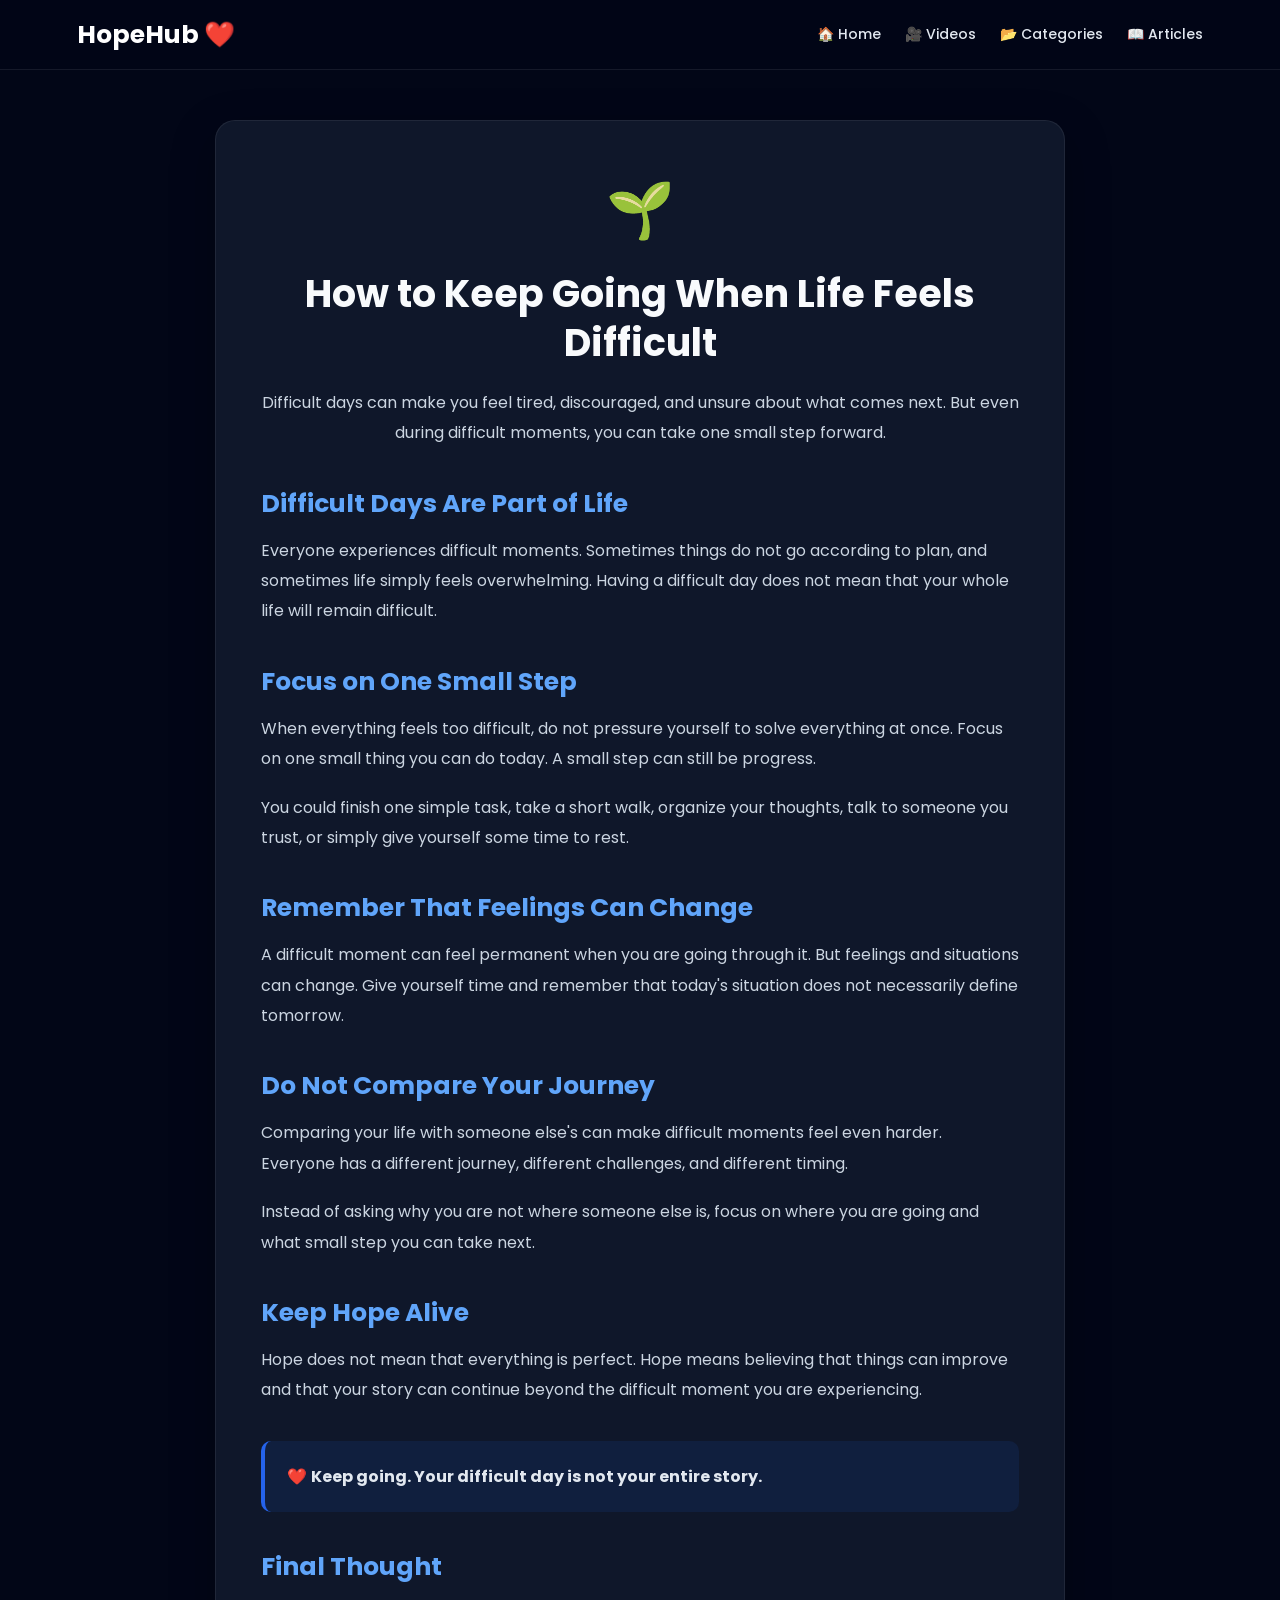
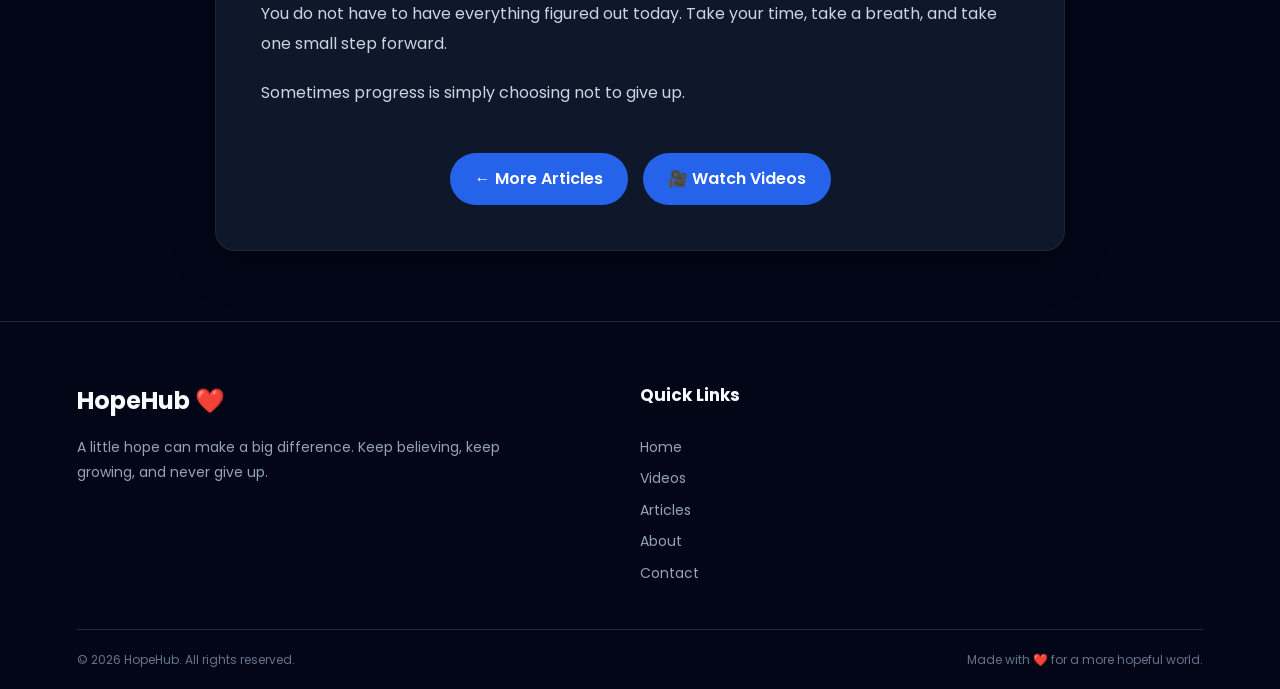
<file: article-keep-going.html>
<!DOCTYPE html>
<html lang="en">

<head>

    <meta charset="UTF-8">

    <meta
        name="viewport"
        content="width=device-width, initial-scale=1.0"
    >

    <title>
        How to Keep Going When Life Feels Difficult | HopeHub
    </title>

    <meta
        name="description"
        content="Learn simple ways to keep going when life feels difficult, stay hopeful, and take one small step forward."
    >

    <meta
        name="robots"
        content="index, follow"
    >

    <link
        rel="stylesheet"
        href="css/style.css"
    >

    <link
        rel="preconnect"
        href="https://fonts.googleapis.com"
    >

    <link
        rel="preconnect"
        href="https://fonts.gstatic.com"
        crossorigin
    >

    <link
        href="https://fonts.googleapis.com/css2?family=Poppins:wght@400;500;600;700&display=swap"
        rel="stylesheet"
    >

</head>


<body>


<!-- =========================================
     HEADER
========================================= -->

<header>

    <a
        href="index.html"
        class="logo"
    >
        HopeHub ❤️
    </a>


    <nav id="navLinks">

        <a href="index.html">
            🏠 Home
        </a>

        <a href="index.html#featured">
            🎥 Videos
        </a>

        <a href="index.html#categories">
            📂 Categories
        </a>

        <a href="index.html#articles">
            📖 Articles
        </a>

    </nav>


    <div
        class="menu-btn"
        onclick="toggleMenu()"
        aria-label="Open menu"
    >
        ☰
    </div>

</header>



<!-- =========================================
     ARTICLE
========================================= -->

<main class="article-page">


    <article class="article-content">

        <div class="article-page-icon">
            🌱
        </div>


        <h1>
            How to Keep Going When Life Feels Difficult
        </h1>


        <p class="article-intro">
            Difficult days can make you feel tired,
            discouraged, and unsure about what comes next.
            But even during difficult moments, you can take
            one small step forward.
        </p>


        <h2>
            Difficult Days Are Part of Life
        </h2>

        <p>
            Everyone experiences difficult moments.
            Sometimes things do not go according to plan,
            and sometimes life simply feels overwhelming.
            Having a difficult day does not mean that your
            whole life will remain difficult.
        </p>


        <h2>
            Focus on One Small Step
        </h2>

        <p>
            When everything feels too difficult, do not
            pressure yourself to solve everything at once.
            Focus on one small thing you can do today.
            A small step can still be progress.
        </p>

        <p>
            You could finish one simple task, take a short
            walk, organize your thoughts, talk to someone
            you trust, or simply give yourself some time to
            rest.
        </p>


        <h2>
            Remember That Feelings Can Change
        </h2>

        <p>
            A difficult moment can feel permanent when you
            are going through it. But feelings and situations
            can change. Give yourself time and remember that
            today's situation does not necessarily define
            tomorrow.
        </p>


        <h2>
            Do Not Compare Your Journey
        </h2>

        <p>
            Comparing your life with someone else's can make
            difficult moments feel even harder. Everyone has
            a different journey, different challenges, and
            different timing.
        </p>

        <p>
            Instead of asking why you are not where someone
            else is, focus on where you are going and what
            small step you can take next.
        </p>


        <h2>
            Keep Hope Alive
        </h2>

        <p>
            Hope does not mean that everything is perfect.
            Hope means believing that things can improve and
            that your story can continue beyond the difficult
            moment you are experiencing.
        </p>


        <div class="article-message">

            ❤️ <strong>
                Keep going. Your difficult day is not your
                entire story.
            </strong>

        </div>


        <h2>
            Final Thought
        </h2>

        <p>
            You do not have to have everything figured out
            today. Take your time, take a breath, and take
            one small step forward.
        </p>

        <p>
            Sometimes progress is simply choosing not to give
            up.
        </p>


        <div class="article-buttons">

            <a
                href="index.html#articles"
                class="btn"
            >
                ← More Articles
            </a>


            <a
                href="index.html#featured"
                class="btn"
            >
                🎥 Watch Videos
            </a>

        </div>

    </article>

</main>



<!-- =========================================
     FOOTER
========================================= -->

<footer>

    <div class="footer-content">

        <div class="footer-about">

            <h2>
                HopeHub ❤️
            </h2>

            <p>
                A little hope can make a big difference.
                Keep believing, keep growing, and never give up.
            </p>

        </div>


        <div class="footer-links">

            <h3>
                Quick Links
            </h3>

            <a href="index.html">
                Home
            </a>

            <a href="index.html#featured">
                Videos
            </a>

            <a href="index.html#articles">
                Articles
            </a>

            <a href="index.html#about">
                About
            </a>

            <a href="index.html#contact">
                Contact
            </a>

        </div>

    </div>


    <div class="footer-bottom">

        <p>
            © 2026 HopeHub. All rights reserved.
        </p>

        <p>
            Made with ❤️ for a more hopeful world.
        </p>

    </div>

</footer>



<!-- =========================================
     JAVASCRIPT
========================================= -->

<script>

function toggleMenu() {

    const nav =
        document.getElementById(
            "navLinks"
        );

    if (!nav) return;

    nav.classList.toggle(
        "active"
    );

}


const navLinks =
    document.querySelectorAll(
        "#navLinks a"
    );


navLinks.forEach(function (link) {

    link.addEventListener(
        "click",
        function () {

            const nav =
                document.getElementById(
                    "navLinks"
                );

            if (nav) {

                nav.classList.remove(
                    "active"
                );

            }

        }
    );

});

</script>


</body>

</html>
</file>
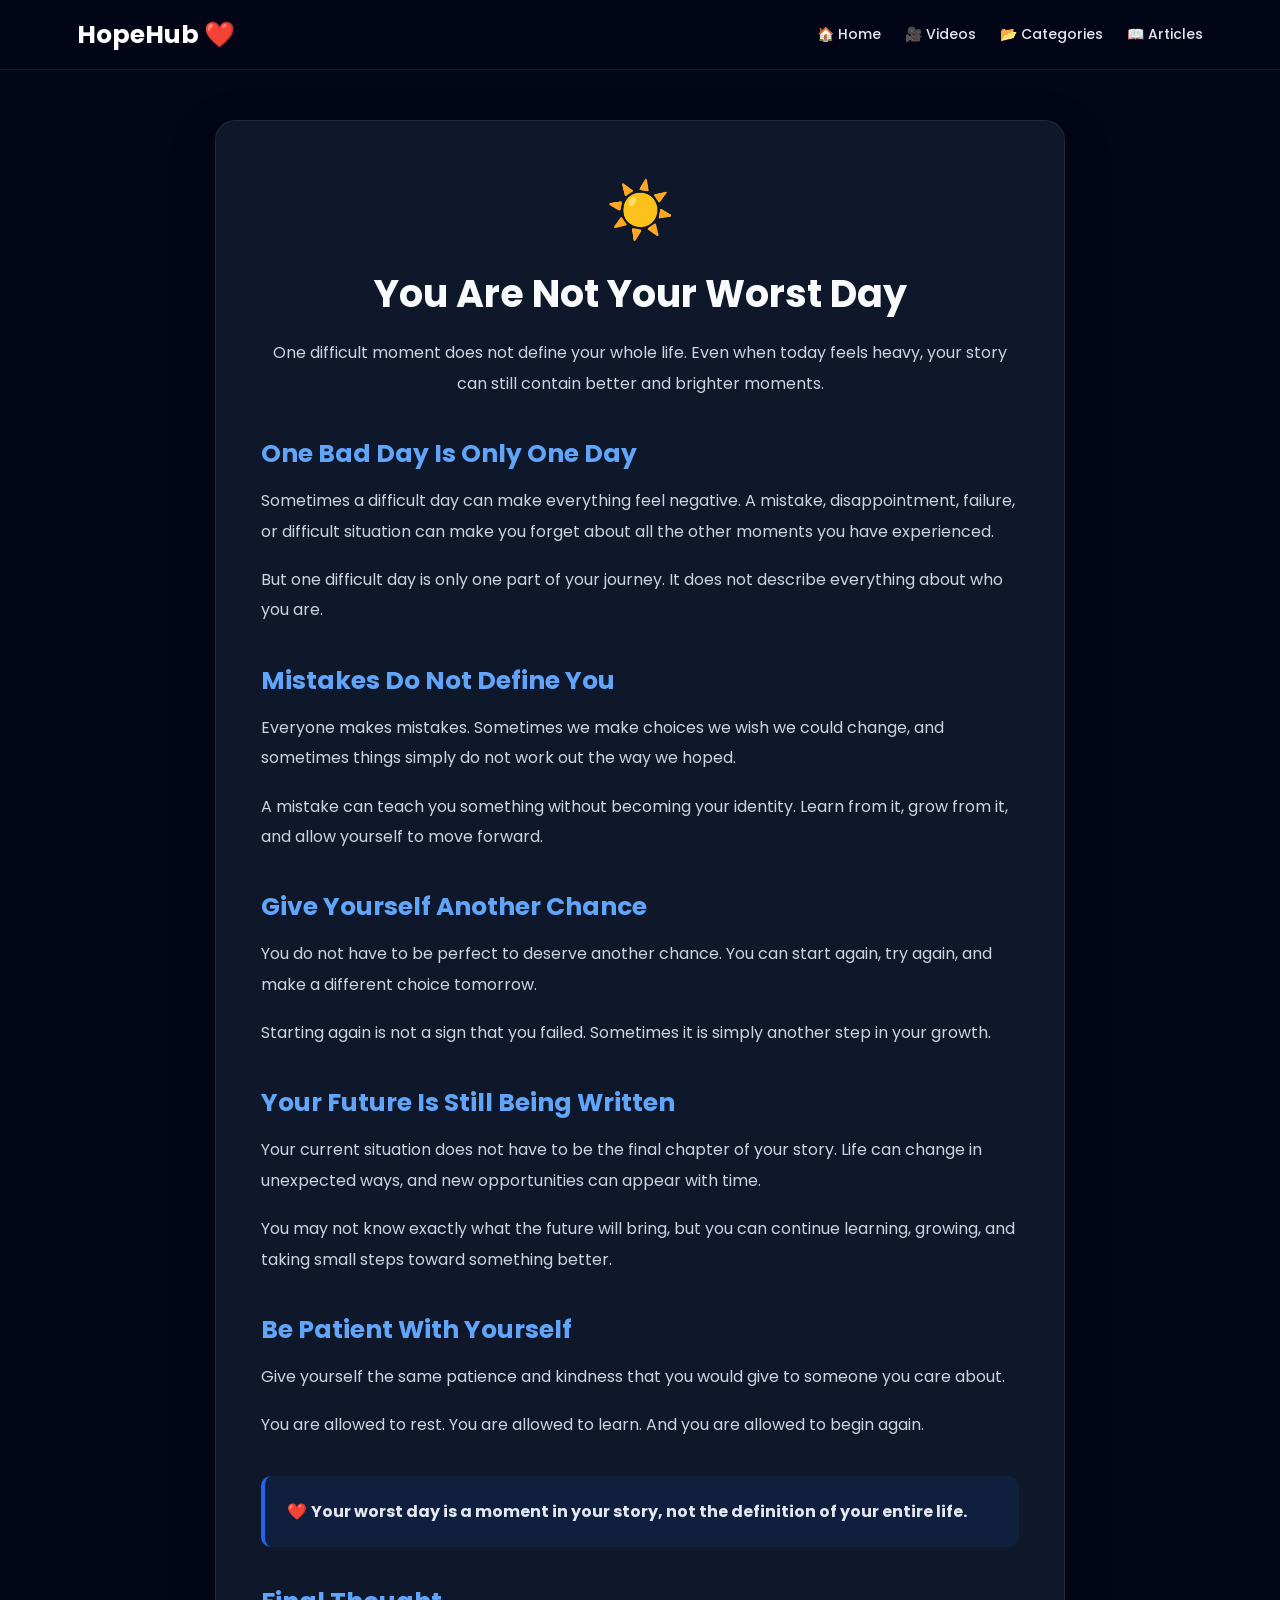
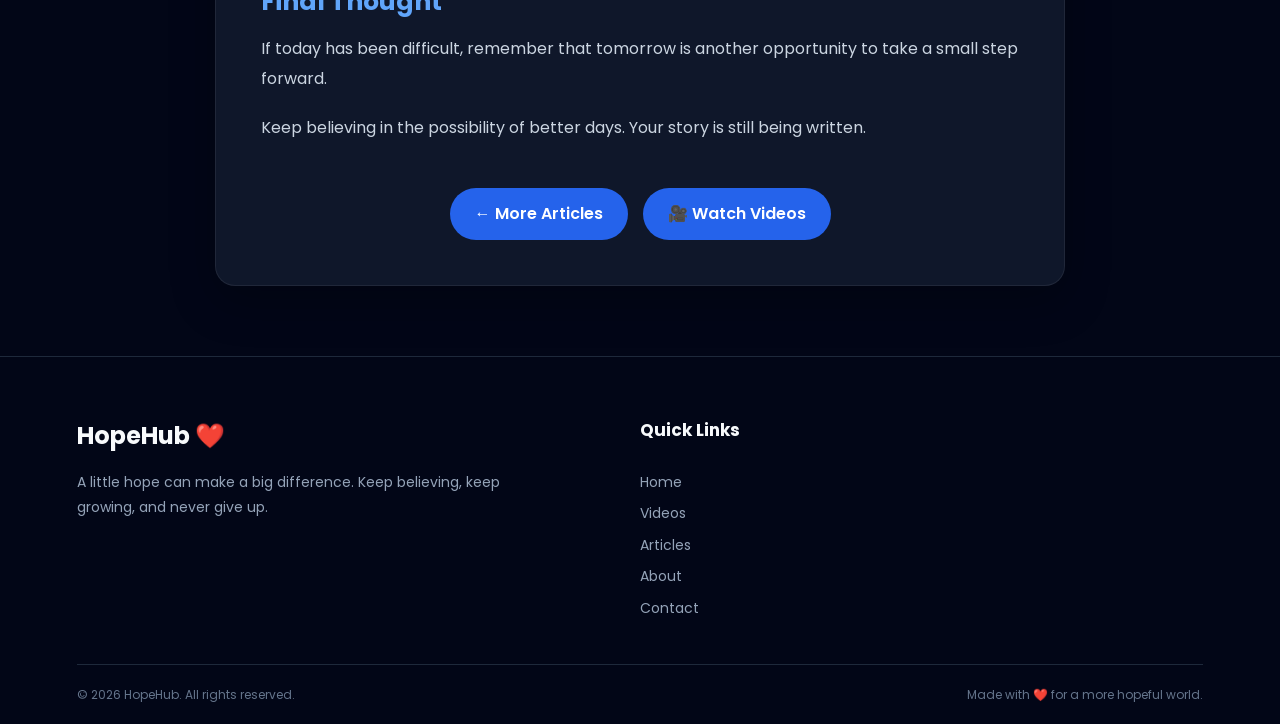
<file: article-worst-day.html>
<!DOCTYPE html>
<html lang="en">

<head>

    <meta charset="UTF-8">

    <meta
        name="viewport"
        content="width=device-width, initial-scale=1.0"
    >

    <title>
        You Are Not Your Worst Day | HopeHub
    </title>

    <meta
        name="description"
        content="One difficult moment does not define your whole life. Discover why your future can still hold better and brighter moments."
    >

    <meta
        name="robots"
        content="index, follow"
    >

    <link
        rel="stylesheet"
        href="css/style.css"
    >

    <link
        rel="preconnect"
        href="https://fonts.googleapis.com"
    >

    <link
        rel="preconnect"
        href="https://fonts.gstatic.com"
        crossorigin
    >

    <link
        href="https://fonts.googleapis.com/css2?family=Poppins:wght@400;500;600;700&display=swap"
        rel="stylesheet"
    >

</head>


<body>


<!-- =========================================
     HEADER
========================================= -->

<header>

    <a
        href="index.html"
        class="logo"
    >
        HopeHub ❤️
    </a>


    <nav id="navLinks">

        <a href="index.html">
            🏠 Home
        </a>

        <a href="index.html#featured">
            🎥 Videos
        </a>

        <a href="index.html#categories">
            📂 Categories
        </a>

        <a href="index.html#articles">
            📖 Articles
        </a>

    </nav>


    <div
        class="menu-btn"
        onclick="toggleMenu()"
        aria-label="Open menu"
    >
        ☰
    </div>

</header>



<!-- =========================================
     ARTICLE
========================================= -->

<main class="article-page">


    <article class="article-content">


        <div class="article-page-icon">
            ☀️
        </div>


        <h1>
            You Are Not Your Worst Day
        </h1>


        <p class="article-intro">
            One difficult moment does not define your whole
            life. Even when today feels heavy, your story can
            still contain better and brighter moments.
        </p>



        <h2>
            One Bad Day Is Only One Day
        </h2>

        <p>
            Sometimes a difficult day can make everything feel
            negative. A mistake, disappointment, failure, or
            difficult situation can make you forget about all
            the other moments you have experienced.
        </p>

        <p>
            But one difficult day is only one part of your
            journey. It does not describe everything about
            who you are.
        </p>



        <h2>
            Mistakes Do Not Define You
        </h2>

        <p>
            Everyone makes mistakes. Sometimes we make choices
            we wish we could change, and sometimes things simply
            do not work out the way we hoped.
        </p>

        <p>
            A mistake can teach you something without becoming
            your identity. Learn from it, grow from it, and
            allow yourself to move forward.
        </p>



        <h2>
            Give Yourself Another Chance
        </h2>

        <p>
            You do not have to be perfect to deserve another
            chance. You can start again, try again, and make a
            different choice tomorrow.
        </p>

        <p>
            Starting again is not a sign that you failed.
            Sometimes it is simply another step in your growth.
        </p>



        <h2>
            Your Future Is Still Being Written
        </h2>

        <p>
            Your current situation does not have to be the
            final chapter of your story. Life can change in
            unexpected ways, and new opportunities can appear
            with time.
        </p>

        <p>
            You may not know exactly what the future will bring,
            but you can continue learning, growing, and taking
            small steps toward something better.
        </p>



        <h2>
            Be Patient With Yourself
        </h2>

        <p>
            Give yourself the same patience and kindness that
            you would give to someone you care about.
        </p>

        <p>
            You are allowed to rest. You are allowed to learn.
            And you are allowed to begin again.
        </p>



        <div class="article-message">

            ❤️ <strong>
                Your worst day is a moment in your story,
                not the definition of your entire life.
            </strong>

        </div>



        <h2>
            Final Thought
        </h2>

        <p>
            If today has been difficult, remember that tomorrow
            is another opportunity to take a small step forward.
        </p>

        <p>
            Keep believing in the possibility of better days.
            Your story is still being written.
        </p>



        <div class="article-buttons">

            <a
                href="index.html#articles"
                class="btn"
            >
                ← More Articles
            </a>


            <a
                href="index.html#featured"
                class="btn"
            >
                🎥 Watch Videos
            </a>

        </div>


    </article>

</main>



<!-- =========================================
     FOOTER
========================================= -->

<footer>

    <div class="footer-content">


        <div class="footer-about">

            <h2>
                HopeHub ❤️
            </h2>

            <p>
                A little hope can make a big difference.
                Keep believing, keep growing, and never give up.
            </p>

        </div>


        <div class="footer-links">

            <h3>
                Quick Links
            </h3>

            <a href="index.html">
                Home
            </a>

            <a href="index.html#featured">
                Videos
            </a>

            <a href="index.html#articles">
                Articles
            </a>

            <a href="index.html#about">
                About
            </a>

            <a href="index.html#contact">
                Contact
            </a>

        </div>


    </div>


    <div class="footer-bottom">

        <p>
            © 2026 HopeHub. All rights reserved.
        </p>

        <p>
            Made with ❤️ for a more hopeful world.
        </p>

    </div>

</footer>



<!-- =========================================
     JAVASCRIPT
========================================= -->

<script>

function toggleMenu() {

    const nav =
        document.getElementById(
            "navLinks"
        );

    if (!nav) return;

    nav.classList.toggle(
        "active"
    );

}


const navLinks =
    document.querySelectorAll(
        "#navLinks a"
    );


navLinks.forEach(function (link) {

    link.addEventListener(
        "click",
        function () {

            const nav =
                document.getElementById(
                    "navLinks"
                );

            if (nav) {

                nav.classList.remove(
                    "active"
                );

            }

        }
    );

});

</script>


</body>

</html>
</file>
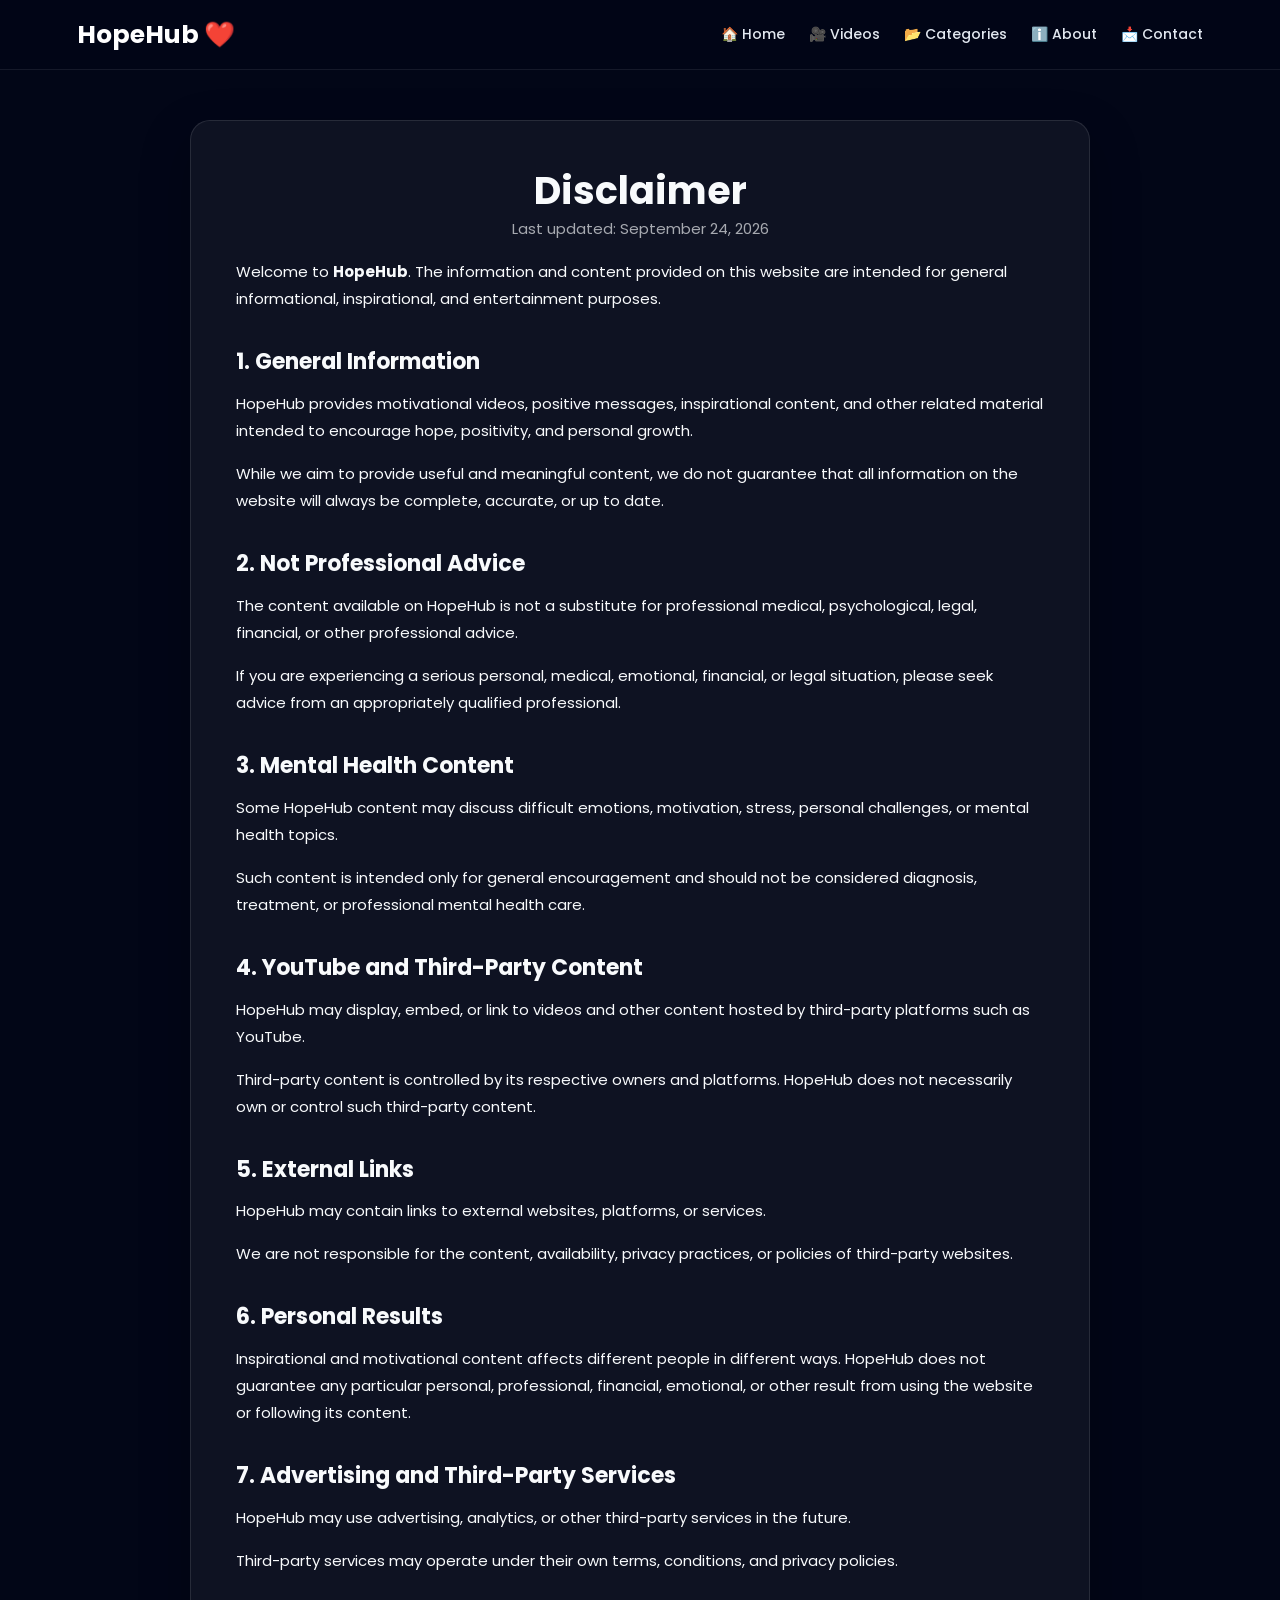
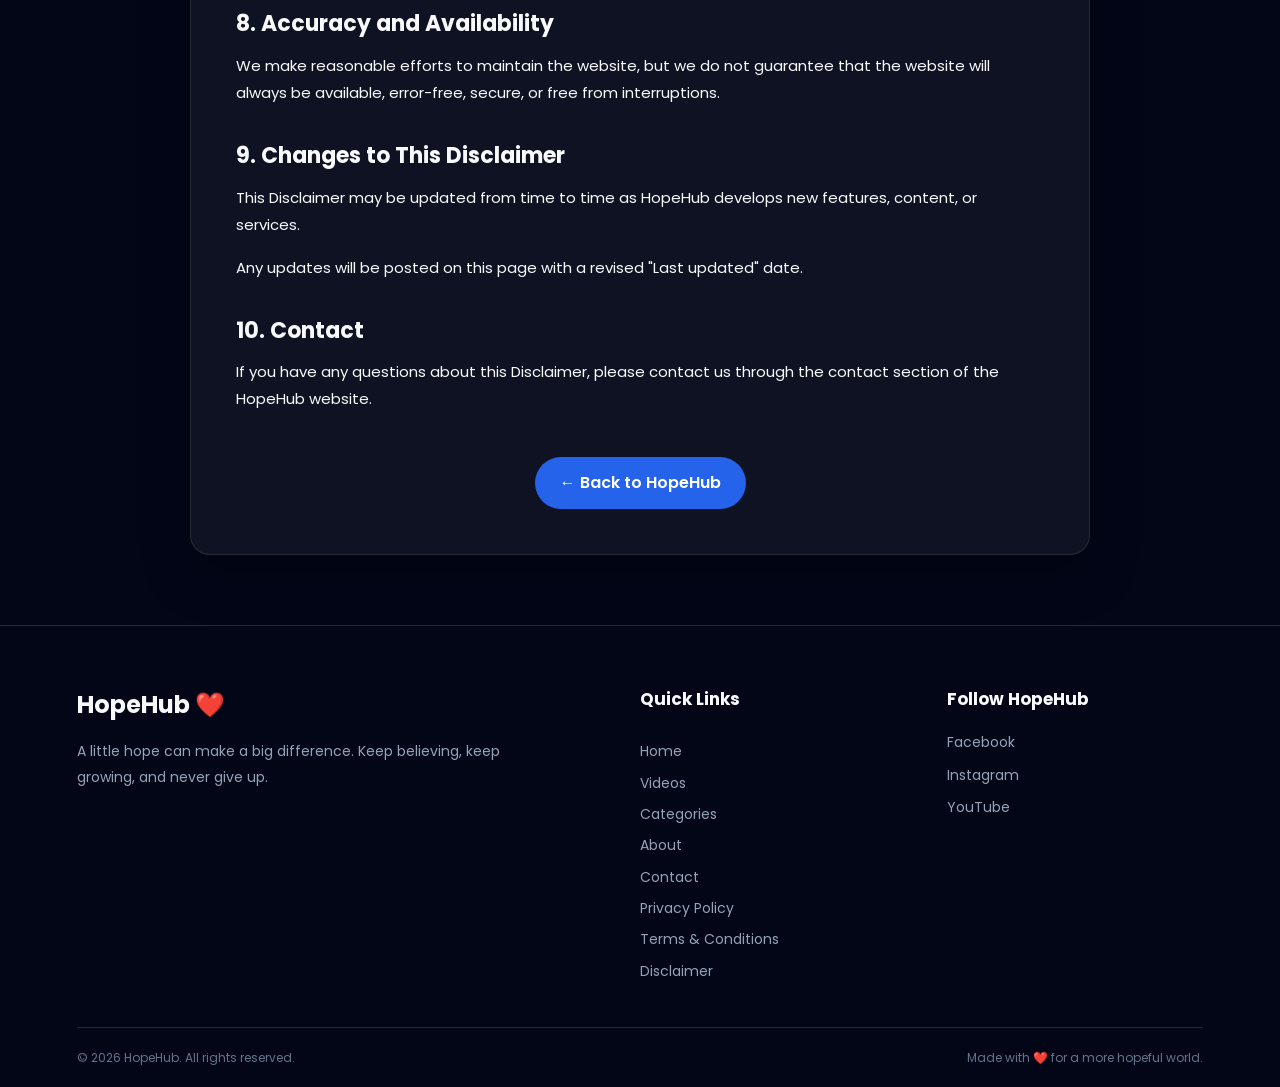
<file: disclaimer.html>
<!DOCTYPE html>
<html lang="en">
<head>
    <meta charset="UTF-8">
    <meta name="viewport" content="width=device-width, initial-scale=1.0">

    <title>Disclaimer | HopeHub ❤️</title>

    <meta
        name="description"
        content="Read the HopeHub Disclaimer to understand the purpose and limitations of the information and inspirational content provided on this website."
    >

    <link rel="preconnect" href="https://fonts.googleapis.com">
    <link rel="preconnect" href="https://fonts.gstatic.com" crossorigin>

    <link
        href="https://fonts.googleapis.com/css2?family=Poppins:wght@400;500;600;700&display=swap"
        rel="stylesheet"
    >

    <link rel="stylesheet" href="css/style.css">

    <style>
        .disclaimer-page {
            width: 100%;
            min-height: 100vh;
            padding: 120px 20px 70px;
            box-sizing: border-box;
        }

        .disclaimer-container {
            width: 100%;
            max-width: 900px;
            margin: 0 auto;
            padding: 45px;
            box-sizing: border-box;
            background: rgba(255, 255, 255, 0.05);
            border: 1px solid rgba(255, 255, 255, 0.10);
            border-radius: 20px;
            box-shadow: 0 20px 50px rgba(0, 0, 0, 0.25);
        }

        .disclaimer-container h1 {
            margin: 0;
            text-align: center;
            font-size: 38px;
            line-height: 1.3;
        }

        .disclaimer-updated {
            text-align: center;
            opacity: 0.65;
            margin: 10px 0 40px;
            font-size: 14px;
        }

        .disclaimer-container h2 {
            margin: 35px 0 12px;
            font-size: 22px;
            line-height: 1.4;
        }

        .disclaimer-container p {
            margin: 0 0 16px;
            font-size: 15px;
            line-height: 1.8;
        }

        .disclaimer-container ul {
            margin: 5px 0 20px;
            padding-left: 25px;
        }

        .disclaimer-container li {
            margin-bottom: 7px;
            font-size: 15px;
            line-height: 1.7;
        }

        .disclaimer-back {
            text-align: center;
            margin-top: 45px;
        }

        .disclaimer-back a {
            display: inline-block;
            text-decoration: none;
        }

        @media (max-width: 700px) {
            .disclaimer-page {
                padding: 100px 15px 50px;
            }

            .disclaimer-container {
                padding: 30px 22px;
                border-radius: 16px;
            }

            .disclaimer-container h1 {
                font-size: 29px;
            }

            .disclaimer-container h2 {
                font-size: 20px;
            }

            .disclaimer-container p,
            .disclaimer-container li {
                font-size: 14px;
            }
        }
    </style>
</head>

<body>

<header>
    <a href="index.html" class="logo">HopeHub ❤️</a>

    <nav id="navLinks">
        <a href="index.html">🏠 Home</a>
        <a href="index.html#featured">🎥 Videos</a>
        <a href="index.html#categories">📂 Categories</a>
        <a href="index.html#about">ℹ️ About</a>
        <a href="index.html#contact">📩 Contact</a>
    </nav>

    <div
        class="menu-btn"
        onclick="toggleMenu()"
        aria-label="Open menu"
    >
        ☰
    </div>
</header>

<main class="disclaimer-page">

    <section class="disclaimer-container">

        <h1>Disclaimer</h1>

        <p class="disclaimer-updated">
            Last updated: September 24, 2026
        </p>

        <p>
            Welcome to <strong>HopeHub</strong>. The information and content
            provided on this website are intended for general informational,
            inspirational, and entertainment purposes.
        </p>

        <h2>1. General Information</h2>

        <p>
            HopeHub provides motivational videos, positive messages,
            inspirational content, and other related material intended to
            encourage hope, positivity, and personal growth.
        </p>

        <p>
            While we aim to provide useful and meaningful content, we do not
            guarantee that all information on the website will always be
            complete, accurate, or up to date.
        </p>

        <h2>2. Not Professional Advice</h2>

        <p>
            The content available on HopeHub is not a substitute for
            professional medical, psychological, legal, financial, or other
            professional advice.
        </p>

        <p>
            If you are experiencing a serious personal, medical, emotional,
            financial, or legal situation, please seek advice from an
            appropriately qualified professional.
        </p>

        <h2>3. Mental Health Content</h2>

        <p>
            Some HopeHub content may discuss difficult emotions, motivation,
            stress, personal challenges, or mental health topics.
        </p>

        <p>
            Such content is intended only for general encouragement and
            should not be considered diagnosis, treatment, or professional
            mental health care.
        </p>

        <h2>4. YouTube and Third-Party Content</h2>

        <p>
            HopeHub may display, embed, or link to videos and other content
            hosted by third-party platforms such as YouTube.
        </p>

        <p>
            Third-party content is controlled by its respective owners and
            platforms. HopeHub does not necessarily own or control such
            third-party content.
        </p>

        <h2>5. External Links</h2>

        <p>
            HopeHub may contain links to external websites, platforms, or
            services.
        </p>

        <p>
            We are not responsible for the content, availability, privacy
            practices, or policies of third-party websites.
        </p>

        <h2>6. Personal Results</h2>

        <p>
            Inspirational and motivational content affects different people
            in different ways. HopeHub does not guarantee any particular
            personal, professional, financial, emotional, or other result
            from using the website or following its content.
        </p>

        <h2>7. Advertising and Third-Party Services</h2>

        <p>
            HopeHub may use advertising, analytics, or other third-party
            services in the future.
        </p>

        <p>
            Third-party services may operate under their own terms,
            conditions, and privacy policies.
        </p>

        <h2>8. Accuracy and Availability</h2>

        <p>
            We make reasonable efforts to maintain the website, but we do not
            guarantee that the website will always be available, error-free,
            secure, or free from interruptions.
        </p>

        <h2>9. Changes to This Disclaimer</h2>

        <p>
            This Disclaimer may be updated from time to time as HopeHub
            develops new features, content, or services.
        </p>

        <p>
            Any updates will be posted on this page with a revised
            "Last updated" date.
        </p>

        <h2>10. Contact</h2>

        <p>
            If you have any questions about this Disclaimer, please contact
            us through the contact section of the HopeHub website.
        </p>

        <div class="disclaimer-back">
            <a href="index.html" class="btn">
                ← Back to HopeHub
            </a>
        </div>

    </section>

</main>

<footer>

    <div class="footer-content">

        <div class="footer-about">
            <h2>HopeHub ❤️</h2>

            <p>
                A little hope can make a big difference.
                Keep believing, keep growing, and never give up.
            </p>
        </div>

        <div class="footer-links">

            <h3>Quick Links</h3>

            <a href="index.html">Home</a>
            <a href="index.html#featured">Videos</a>
            <a href="index.html#categories">Categories</a>
            <a href="index.html#about">About</a>
            <a href="index.html#contact">Contact</a>
            <a href="privacy.html">Privacy Policy</a>
            <a href="terms.html">Terms & Conditions</a>
            <a href="disclaimer.html">Disclaimer</a>

        </div>

        <div class="footer-social">

            <h3>Follow HopeHub</h3>

            <div class="social-links">
                <a href="#" aria-label="Facebook">Facebook</a>
                <a href="#" aria-label="Instagram">Instagram</a>
                <a href="#" aria-label="YouTube">YouTube</a>
            </div>

        </div>

    </div>

    <div class="footer-bottom">

        <p>© 2026 HopeHub. All rights reserved.</p>

        <p>
            Made with ❤️ for a more hopeful world.
        </p>

    </div>

</footer>

<script>
function toggleMenu() {
    const nav = document.getElementById("navLinks");

    if (!nav) return;

    nav.classList.toggle("active");
}

const navLinks = document.querySelectorAll("#navLinks a");

navLinks.forEach(function (link) {
    link.addEventListener("click", function () {
        const nav = document.getElementById("navLinks");

        if (nav) {
            nav.classList.remove("active");
        }
    });
});
</script>

</body>
</html>
</file>
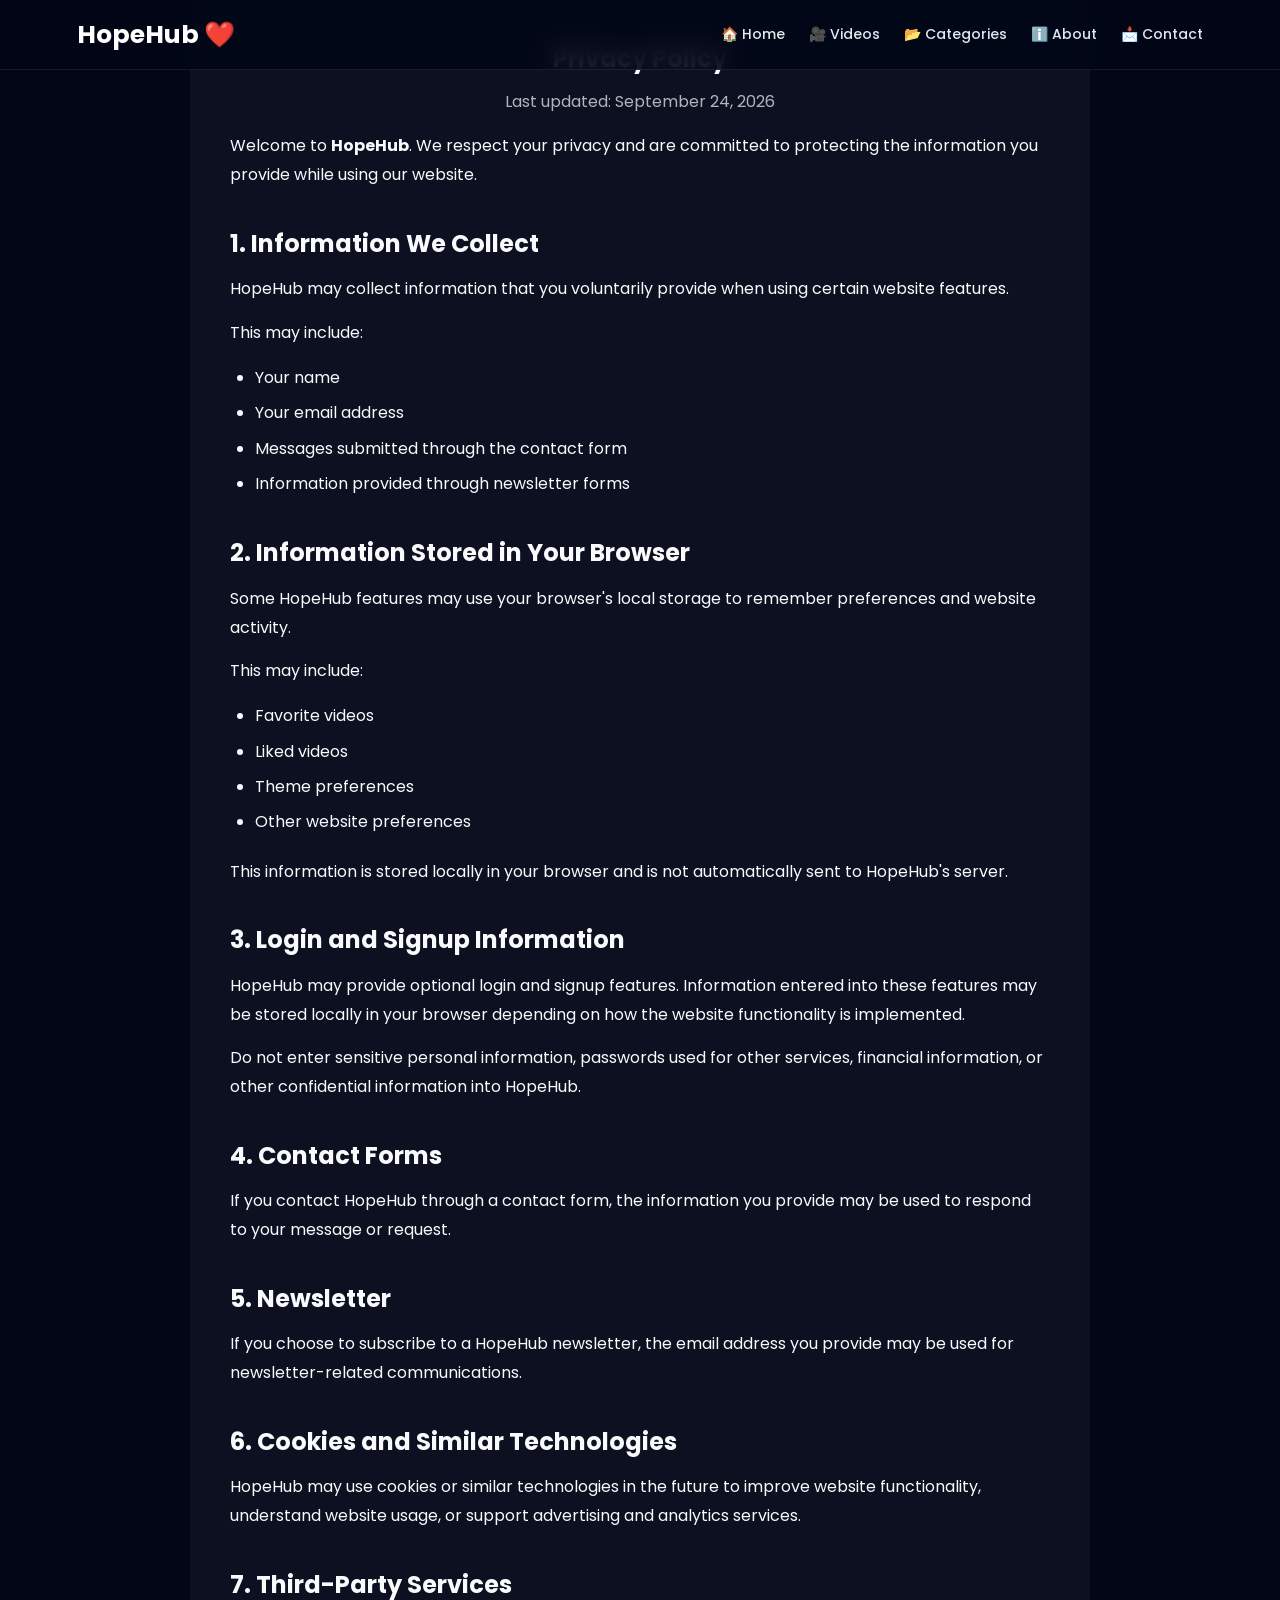
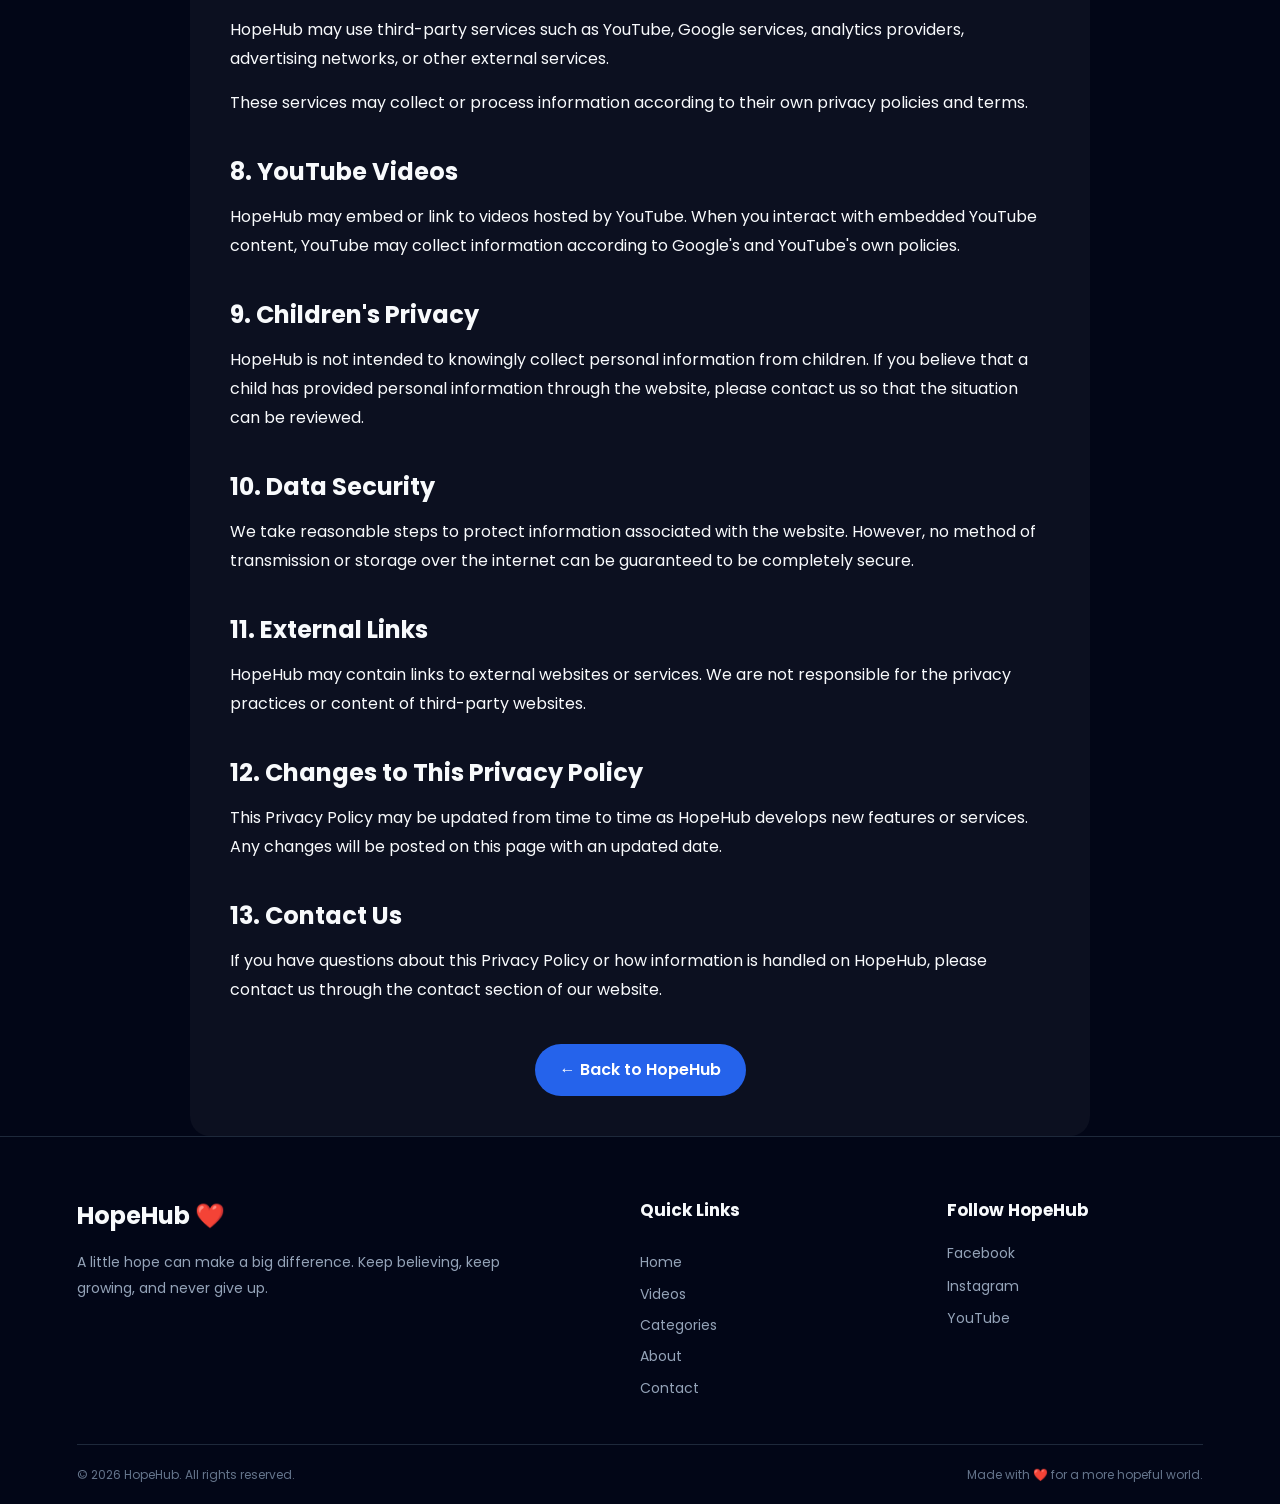
<file: privacy.html>
<!DOCTYPE html>
<html lang="en">
<head>
    <meta charset="UTF-8">
    <meta name="viewport" content="width=device-width, initial-scale=1.0">

    <title>Privacy Policy | HopeHub ❤️</title>

    <meta
        name="description"
        content="Read the HopeHub Privacy Policy to learn how information is handled when you use our website."
    >

    <link rel="preconnect" href="https://fonts.googleapis.com">
    <link rel="preconnect" href="https://fonts.gstatic.com" crossorigin>

    <link
        href="https://fonts.googleapis.com/css2?family=Poppins:wght@400;500;600;700&display=swap"
        rel="stylesheet"
    >

    <link rel="stylesheet" href="css/style.css">
</head>

<body>

<header>
    <a href="index.html" class="logo">HopeHub ❤️</a>

    <nav id="navLinks">
        <a href="index.html">🏠 Home</a>
        <a href="index.html#featured">🎥 Videos</a>
        <a href="index.html#categories">📂 Categories</a>
        <a href="index.html#about">ℹ️ About</a>
        <a href="index.html#contact">📩 Contact</a>
    </nav>

    <div
        class="menu-btn"
        onclick="toggleMenu()"
        aria-label="Open menu"
    >
        ☰
    </div>
</header>


<main class="legal-page">

    <section class="legal-container">

        <h1>Privacy Policy</h1>

        <p class="legal-updated">
            Last updated: September 24, 2026
        </p>

        <p>
            Welcome to <strong>HopeHub</strong>. We respect your privacy and
            are committed to protecting the information you provide while
            using our website.
        </p>


        <h2>1. Information We Collect</h2>

        <p>
            HopeHub may collect information that you voluntarily provide when
            using certain website features.
        </p>

        <p>This may include:</p>

        <ul>
            <li>Your name</li>
            <li>Your email address</li>
            <li>Messages submitted through the contact form</li>
            <li>Information provided through newsletter forms</li>
        </ul>


        <h2>2. Information Stored in Your Browser</h2>

        <p>
            Some HopeHub features may use your browser's local storage to
            remember preferences and website activity.
        </p>

        <p>This may include:</p>

        <ul>
            <li>Favorite videos</li>
            <li>Liked videos</li>
            <li>Theme preferences</li>
            <li>Other website preferences</li>
        </ul>

        <p>
            This information is stored locally in your browser and is not
            automatically sent to HopeHub's server.
        </p>


        <h2>3. Login and Signup Information</h2>

        <p>
            HopeHub may provide optional login and signup features.
            Information entered into these features may be stored locally
            in your browser depending on how the website functionality is
            implemented.
        </p>

        <p>
            Do not enter sensitive personal information, passwords used for
            other services, financial information, or other confidential
            information into HopeHub.
        </p>


        <h2>4. Contact Forms</h2>

        <p>
            If you contact HopeHub through a contact form, the information
            you provide may be used to respond to your message or request.
        </p>


        <h2>5. Newsletter</h2>

        <p>
            If you choose to subscribe to a HopeHub newsletter, the email
            address you provide may be used for newsletter-related
            communications.
        </p>


        <h2>6. Cookies and Similar Technologies</h2>

        <p>
            HopeHub may use cookies or similar technologies in the future
            to improve website functionality, understand website usage,
            or support advertising and analytics services.
        </p>


        <h2>7. Third-Party Services</h2>

        <p>
            HopeHub may use third-party services such as YouTube, Google
            services, analytics providers, advertising networks, or other
            external services.
        </p>

        <p>
            These services may collect or process information according to
            their own privacy policies and terms.
        </p>


        <h2>8. YouTube Videos</h2>

        <p>
            HopeHub may embed or link to videos hosted by YouTube.
            When you interact with embedded YouTube content, YouTube may
            collect information according to Google's and YouTube's own
            policies.
        </p>


        <h2>9. Children's Privacy</h2>

        <p>
            HopeHub is not intended to knowingly collect personal information
            from children. If you believe that a child has provided personal
            information through the website, please contact us so that the
            situation can be reviewed.
        </p>


        <h2>10. Data Security</h2>

        <p>
            We take reasonable steps to protect information associated with
            the website. However, no method of transmission or storage over
            the internet can be guaranteed to be completely secure.
        </p>


        <h2>11. External Links</h2>

        <p>
            HopeHub may contain links to external websites or services.
            We are not responsible for the privacy practices or content of
            third-party websites.
        </p>


        <h2>12. Changes to This Privacy Policy</h2>

        <p>
            This Privacy Policy may be updated from time to time as HopeHub
            develops new features or services. Any changes will be posted
            on this page with an updated date.
        </p>


        <h2>13. Contact Us</h2>

        <p>
            If you have questions about this Privacy Policy or how
            information is handled on HopeHub, please contact us through
            the contact section of our website.
        </p>


        <div class="legal-back">
            <a href="index.html" class="btn">
                ← Back to HopeHub
            </a>
        </div>

    </section>

</main>


<footer>

    <div class="footer-content">

        <div class="footer-about">
            <h2>HopeHub ❤️</h2>

            <p>
                A little hope can make a big difference.
                Keep believing, keep growing, and never give up.
            </p>
        </div>


        <div class="footer-links">

            <h3>Quick Links</h3>

            <a href="index.html">Home</a>
            <a href="index.html#featured">Videos</a>
            <a href="index.html#categories">Categories</a>
            <a href="index.html#about">About</a>
            <a href="index.html#contact">Contact</a>

        </div>


        <div class="footer-social">

            <h3>Follow HopeHub</h3>

            <div class="social-links">
                <a href="#" aria-label="Facebook">Facebook</a>
                <a href="#" aria-label="Instagram">Instagram</a>
                <a href="#" aria-label="YouTube">YouTube</a>
            </div>

        </div>

    </div>


    <div class="footer-bottom">

        <p>
            © 2026 HopeHub. All rights reserved.
        </p>

        <p>
            Made with ❤️ for a more hopeful world.
        </p>

    </div>

</footer>


<script>
function toggleMenu() {
    const nav = document.getElementById("navLinks");

    if (!nav) return;

    nav.classList.toggle("active");
}

const navLinks = document.querySelectorAll("#navLinks a");

navLinks.forEach(function (link) {
    link.addEventListener("click", function () {
        const nav = document.getElementById("navLinks");

        if (nav) {
            nav.classList.remove("active");
        }
    });
});
</script>

</body>
</html>
</file>
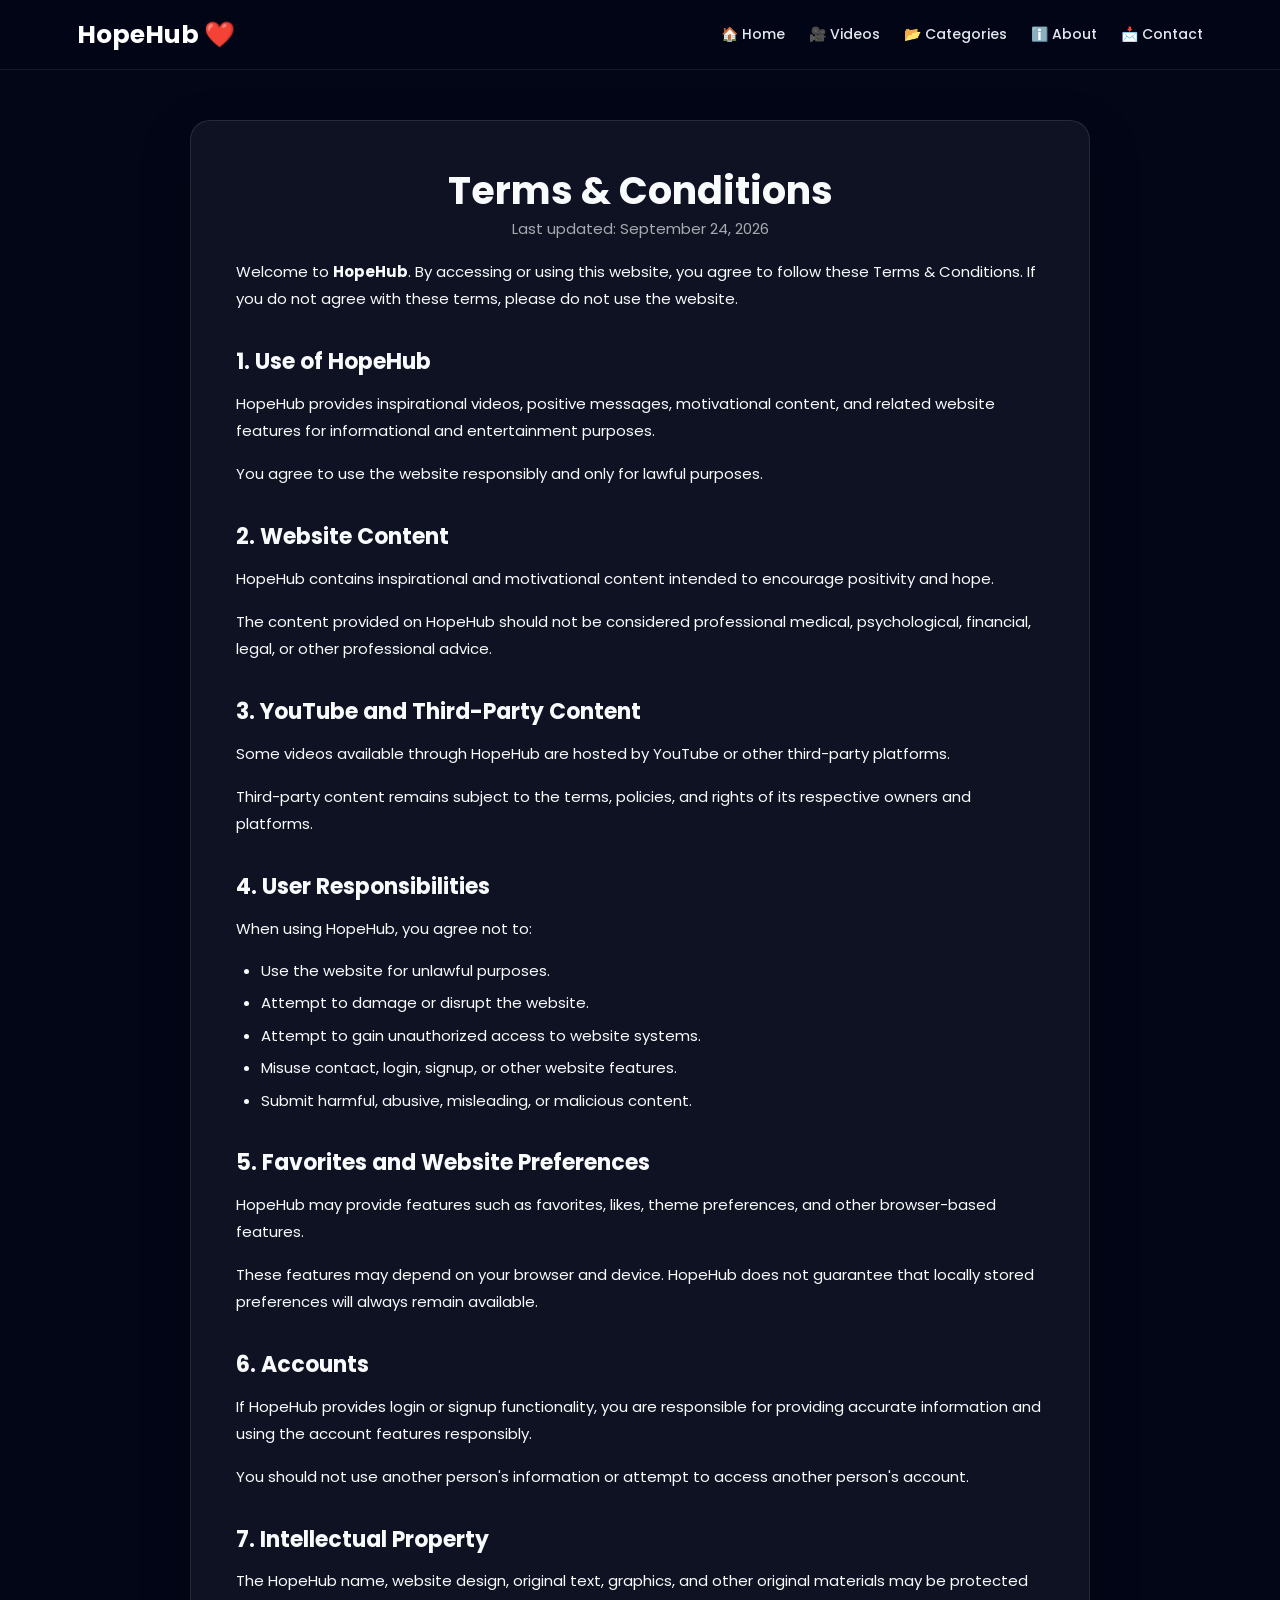
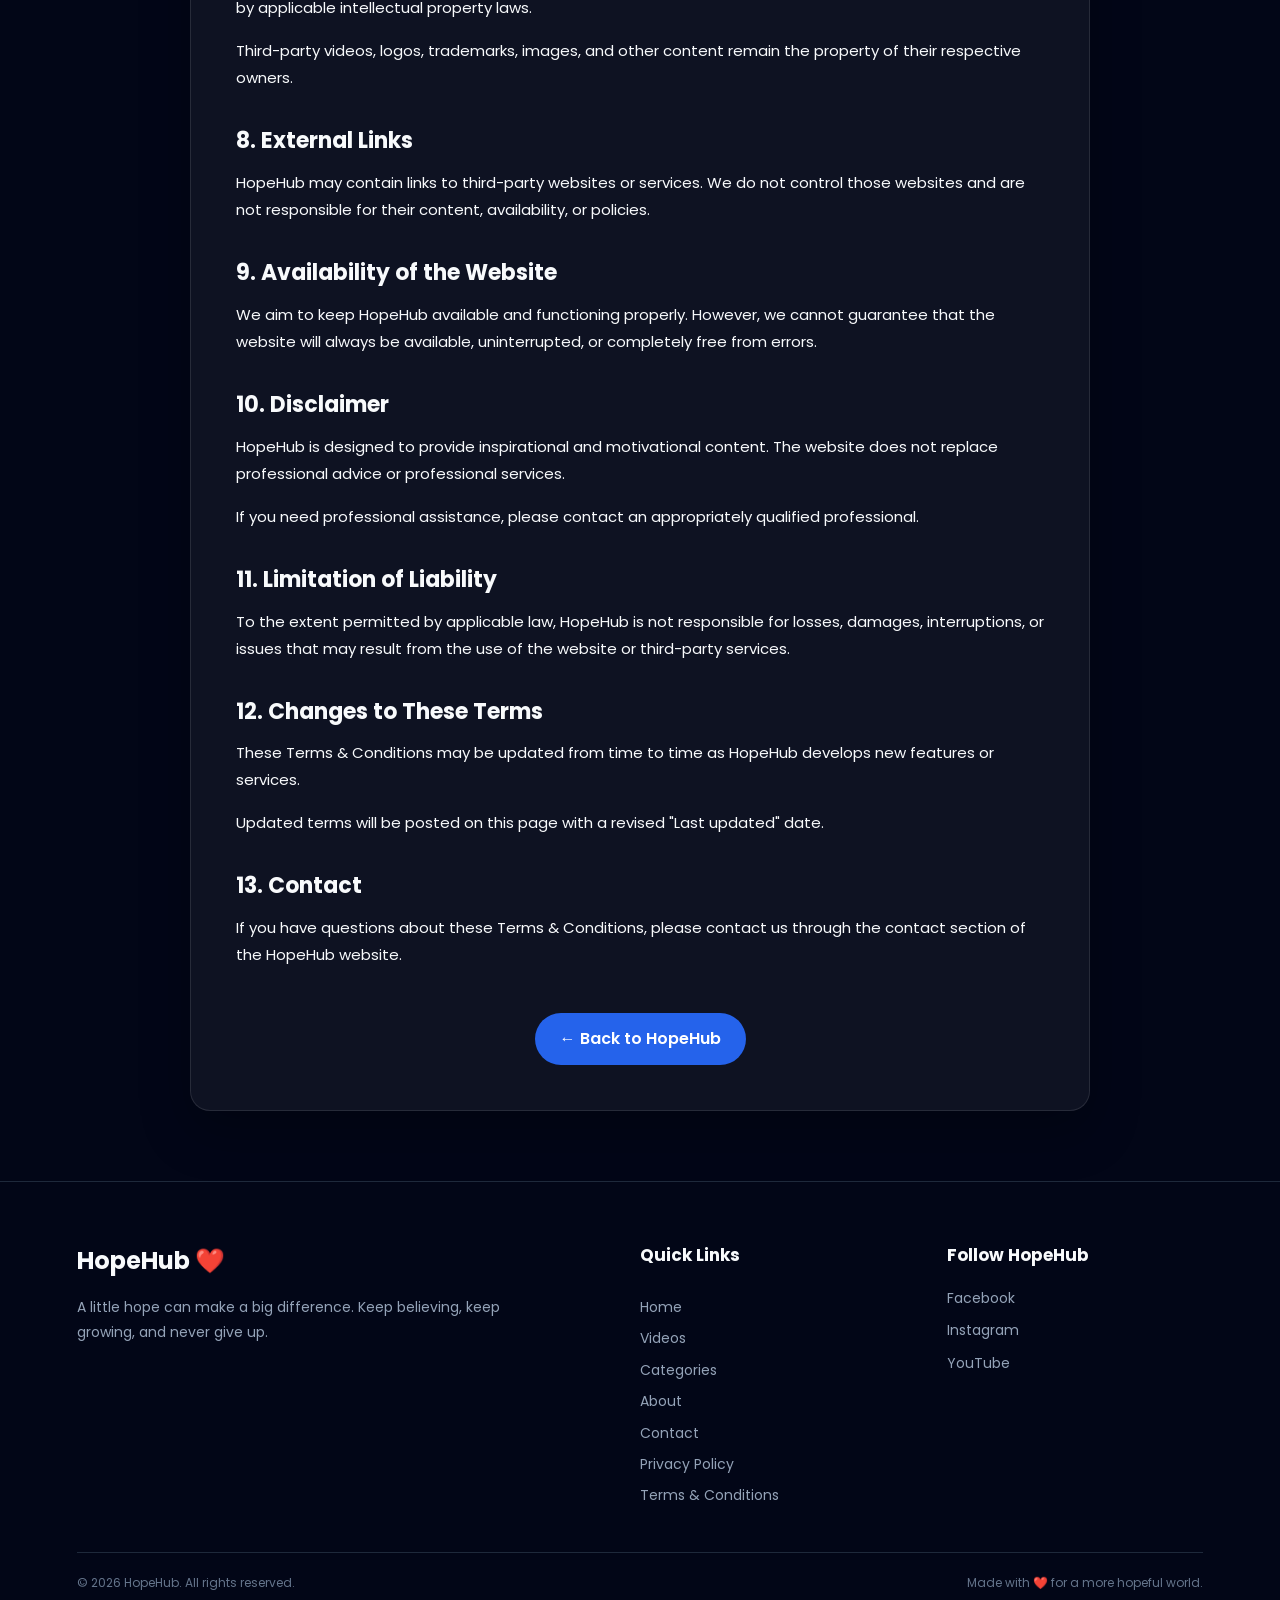
<file: terms.html>
<!DOCTYPE html>
<html lang="en">
<head>
    <meta charset="UTF-8">
    <meta name="viewport" content="width=device-width, initial-scale=1.0">

    <title>Terms & Conditions | HopeHub ❤️</title>

    <meta
        name="description"
        content="Read the Terms and Conditions for using the HopeHub website."
    >

    <link rel="preconnect" href="https://fonts.googleapis.com">
    <link rel="preconnect" href="https://fonts.gstatic.com" crossorigin>

    <link
        href="https://fonts.googleapis.com/css2?family=Poppins:wght@400;500;600;700&display=swap"
        rel="stylesheet"
    >

    <link rel="stylesheet" href="css/style.css">

    <style>
        /* =========================================
           TERMS & CONDITIONS PAGE
        ========================================= */

        .terms-page {
            width: 100%;
            min-height: 100vh;
            padding: 120px 20px 70px;
            box-sizing: border-box;
        }

        .terms-container {
            width: 100%;
            max-width: 900px;
            margin: 0 auto;
            padding: 45px;
            box-sizing: border-box;

            background: rgba(255, 255, 255, 0.05);
            border: 1px solid rgba(255, 255, 255, 0.10);
            border-radius: 20px;

            box-shadow: 0 20px 50px rgba(0, 0, 0, 0.25);
        }

        .terms-container h1 {
            margin: 0;
            text-align: center;
            font-size: 38px;
            line-height: 1.3;
        }

        .terms-updated {
            text-align: center;
            opacity: 0.65;
            margin: 10px 0 40px;
            font-size: 14px;
        }

        .terms-container h2 {
            margin: 35px 0 12px;
            font-size: 22px;
            line-height: 1.4;
        }

        .terms-container p {
            margin: 0 0 16px;
            font-size: 15px;
            line-height: 1.8;
        }

        .terms-container ul {
            margin: 5px 0 20px;
            padding-left: 25px;
        }

        .terms-container li {
            margin-bottom: 7px;
            font-size: 15px;
            line-height: 1.7;
        }

        .terms-back {
            text-align: center;
            margin-top: 45px;
        }

        .terms-back a {
            display: inline-block;
            text-decoration: none;
        }

        /* =========================================
           MOBILE
        ========================================= */

        @media (max-width: 700px) {

            .terms-page {
                padding: 100px 15px 50px;
            }

            .terms-container {
                padding: 30px 22px;
                border-radius: 16px;
            }

            .terms-container h1 {
                font-size: 29px;
            }

            .terms-container h2 {
                font-size: 20px;
            }

            .terms-container p,
            .terms-container li {
                font-size: 14px;
            }
        }
    </style>
</head>

<body>

<header>
    <a href="index.html" class="logo">HopeHub ❤️</a>

    <nav id="navLinks">
        <a href="index.html">🏠 Home</a>
        <a href="index.html#featured">🎥 Videos</a>
        <a href="index.html#categories">📂 Categories</a>
        <a href="index.html#about">ℹ️ About</a>
        <a href="index.html#contact">📩 Contact</a>
    </nav>

    <div
        class="menu-btn"
        onclick="toggleMenu()"
        aria-label="Open menu"
    >
        ☰
    </div>
</header>


<main class="terms-page">

    <section class="terms-container">

        <h1>Terms & Conditions</h1>

        <p class="terms-updated">
            Last updated: September 24, 2026
        </p>


        <p>
            Welcome to <strong>HopeHub</strong>. By accessing or using this
            website, you agree to follow these Terms & Conditions. If you do
            not agree with these terms, please do not use the website.
        </p>


        <h2>1. Use of HopeHub</h2>

        <p>
            HopeHub provides inspirational videos, positive messages,
            motivational content, and related website features for
            informational and entertainment purposes.
        </p>

        <p>
            You agree to use the website responsibly and only for lawful
            purposes.
        </p>


        <h2>2. Website Content</h2>

        <p>
            HopeHub contains inspirational and motivational content intended
            to encourage positivity and hope.
        </p>

        <p>
            The content provided on HopeHub should not be considered
            professional medical, psychological, financial, legal, or other
            professional advice.
        </p>


        <h2>3. YouTube and Third-Party Content</h2>

        <p>
            Some videos available through HopeHub are hosted by YouTube or
            other third-party platforms.
        </p>

        <p>
            Third-party content remains subject to the terms, policies, and
            rights of its respective owners and platforms.
        </p>


        <h2>4. User Responsibilities</h2>

        <p>
            When using HopeHub, you agree not to:
        </p>

        <ul>
            <li>Use the website for unlawful purposes.</li>
            <li>Attempt to damage or disrupt the website.</li>
            <li>Attempt to gain unauthorized access to website systems.</li>
            <li>Misuse contact, login, signup, or other website features.</li>
            <li>Submit harmful, abusive, misleading, or malicious content.</li>
        </ul>


        <h2>5. Favorites and Website Preferences</h2>

        <p>
            HopeHub may provide features such as favorites, likes, theme
            preferences, and other browser-based features.
        </p>

        <p>
            These features may depend on your browser and device. HopeHub
            does not guarantee that locally stored preferences will always
            remain available.
        </p>


        <h2>6. Accounts</h2>

        <p>
            If HopeHub provides login or signup functionality, you are
            responsible for providing accurate information and using the
            account features responsibly.
        </p>

        <p>
            You should not use another person's information or attempt to
            access another person's account.
        </p>


        <h2>7. Intellectual Property</h2>

        <p>
            The HopeHub name, website design, original text, graphics, and
            other original materials may be protected by applicable
            intellectual property laws.
        </p>

        <p>
            Third-party videos, logos, trademarks, images, and other content
            remain the property of their respective owners.
        </p>


        <h2>8. External Links</h2>

        <p>
            HopeHub may contain links to third-party websites or services.
            We do not control those websites and are not responsible for
            their content, availability, or policies.
        </p>


        <h2>9. Availability of the Website</h2>

        <p>
            We aim to keep HopeHub available and functioning properly.
            However, we cannot guarantee that the website will always be
            available, uninterrupted, or completely free from errors.
        </p>


        <h2>10. Disclaimer</h2>

        <p>
            HopeHub is designed to provide inspirational and motivational
            content. The website does not replace professional advice or
            professional services.
        </p>

        <p>
            If you need professional assistance, please contact an
            appropriately qualified professional.
        </p>


        <h2>11. Limitation of Liability</h2>

        <p>
            To the extent permitted by applicable law, HopeHub is not
            responsible for losses, damages, interruptions, or issues that
            may result from the use of the website or third-party services.
        </p>


        <h2>12. Changes to These Terms</h2>

        <p>
            These Terms & Conditions may be updated from time to time as
            HopeHub develops new features or services.
        </p>

        <p>
            Updated terms will be posted on this page with a revised
            "Last updated" date.
        </p>


        <h2>13. Contact</h2>

        <p>
            If you have questions about these Terms & Conditions, please
            contact us through the contact section of the HopeHub website.
        </p>


        <div class="terms-back">
            <a href="index.html" class="btn">
                ← Back to HopeHub
            </a>
        </div>

    </section>

</main>


<footer>

    <div class="footer-content">

        <div class="footer-about">
            <h2>HopeHub ❤️</h2>

            <p>
                A little hope can make a big difference.
                Keep believing, keep growing, and never give up.
            </p>
        </div>


        <div class="footer-links">

            <h3>Quick Links</h3>

            <a href="index.html">Home</a>
            <a href="index.html#featured">Videos</a>
            <a href="index.html#categories">Categories</a>
            <a href="index.html#about">About</a>
            <a href="index.html#contact">Contact</a>
            <a href="privacy.html">Privacy Policy</a>
            <a href="terms.html">Terms & Conditions</a>

        </div>


        <div class="footer-social">

            <h3>Follow HopeHub</h3>

            <div class="social-links">
                <a href="#" aria-label="Facebook">Facebook</a>
                <a href="#" aria-label="Instagram">Instagram</a>
                <a href="#" aria-label="YouTube">YouTube</a>
            </div>

        </div>

    </div>


    <div class="footer-bottom">

        <p>
            © 2026 HopeHub. All rights reserved.
        </p>

        <p>
            Made with ❤️ for a more hopeful world.
        </p>

    </div>

</footer>


<script>
function toggleMenu() {
    const nav = document.getElementById("navLinks");

    if (!nav) return;

    nav.classList.toggle("active");
}

const navLinks = document.querySelectorAll("#navLinks a");

navLinks.forEach(function (link) {
    link.addEventListener("click", function () {
        const nav = document.getElementById("navLinks");

        if (nav) {
            nav.classList.remove("active");
        }
    });
});
</script>

</body>
</html>
</file>
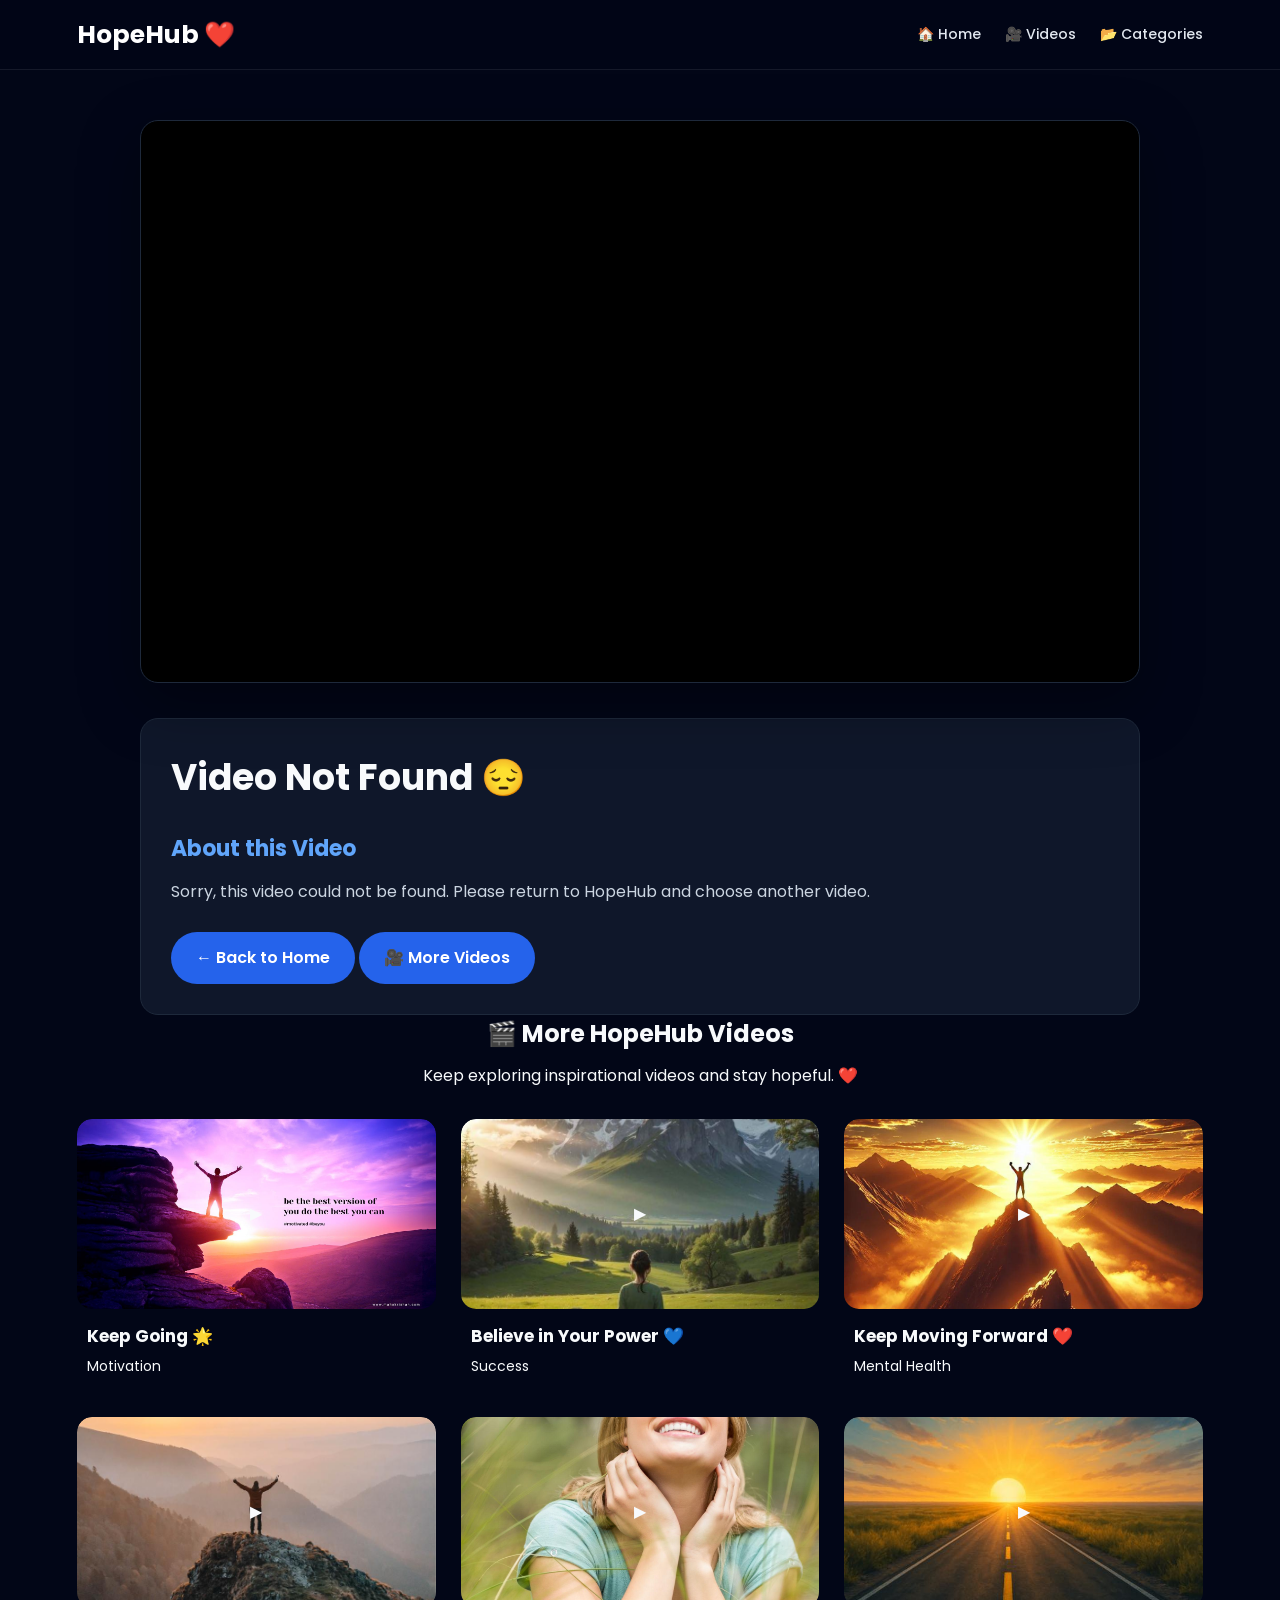
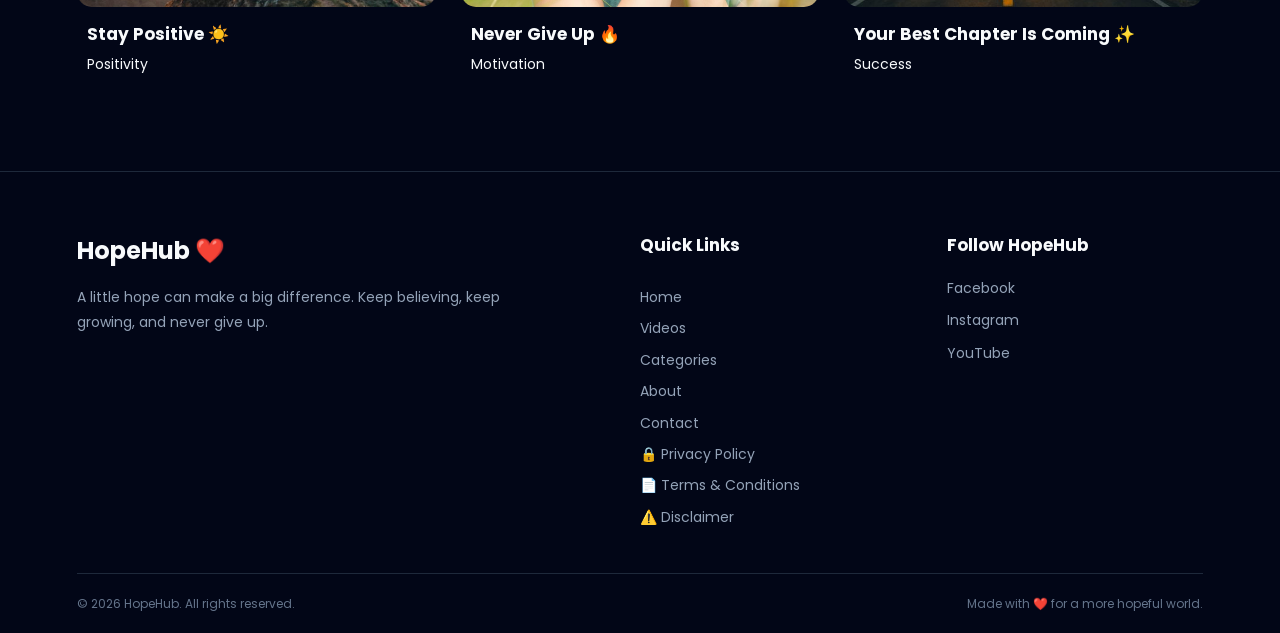
<file: video.html>
<!DOCTYPE html>
<html lang="en">

<head>

    <meta charset="UTF-8">

    <meta
        name="viewport"
        content="width=device-width, initial-scale=1.0"
    >

    <title>HopeHub ❤️</title>


    <!-- Google Analytics -->
    <script async src="https://www.googletagmanager.com/gtag/js?id=G-SEE5Y2HSH1"></script>

    <script>

        window.dataLayer = window.dataLayer || [];

        function gtag() {
            dataLayer.push(arguments);
        }

        gtag("js", new Date());

        gtag("config", "G-SEE5Y2HSH1");

    </script>
    <!-- End Google Analytics -->


    <link
        rel="preconnect"
        href="https://fonts.googleapis.com"
    >

    <link
        rel="preconnect"
        href="https://fonts.gstatic.com"
        crossorigin
    >

    <link
        href="https://fonts.googleapis.com/css2?family=Poppins:wght@400;500;600;700&display=swap"
        rel="stylesheet"
    >

    <link
        rel="stylesheet"
        href="css/style.css"
    >

</head>


<body>


<!-- =========================================
     HEADER
========================================= -->

<header>

    <a
        href="index.html"
        class="logo"
    >
        HopeHub ❤️
    </a>


    <nav id="navLinks">

        <a href="index.html">
            🏠 Home
        </a>

        <a href="index.html#featured">
            🎥 Videos
        </a>

        <a href="index.html#categories">
            📂 Categories
        </a>

    </nav>


    <div
        class="menu-btn"
        onclick="toggleMenu()"
        aria-label="Open menu"
    >
        ☰
    </div>

</header>



<!-- =========================================
     VIDEO PAGE
========================================= -->

<main class="video-page">


    <!-- VIDEO -->

    <div class="video-container">

        <iframe
            id="youtubeVideo"
            src=""
            title="HopeHub Video"
            frameborder="0"
            allow="accelerometer; autoplay; clipboard-write; encrypted-media; gyroscope; picture-in-picture; web-share"
            allowfullscreen>
        </iframe>

    </div>



    <!-- VIDEO DETAILS -->

    <div class="video-details">

        <h1 id="videoTitle">
            Loading...
        </h1>


        <h2>
            About this Video
        </h2>


        <p id="videoDescription">
            Loading video description...
        </p>


        <div class="buttons">

            <a
                href="index.html"
                class="btn"
            >
                ← Back to Home
            </a>


            <a
                href="index.html#featured"
                class="btn"
            >
                🎥 More Videos
            </a>

        </div>

    </div>



    <!-- =========================================
         MORE HOPEHUB VIDEOS
    ========================================== -->

    <section class="more-videos">

        <h2>
            🎬 More HopeHub Videos
        </h2>

        <p class="more-videos-text">
            Keep exploring inspirational videos and stay hopeful. ❤️
        </p>


        <div class="more-video-grid">


            <!-- VIDEO 1 -->

            <a
                href="video.html?video=crsST0ptxlU"
                class="more-video-card"
            >

                <div class="more-video-image">

                    <img
                        src="images/video1.jpg"
                        alt="Keep Going"
                    >

                    <span class="more-play">
                        ▶
                    </span>

                </div>

                <h3>
                    Keep Going 🌟
                </h3>

                <p>
                    Motivation
                </p>

            </a>



            <!-- VIDEO 2 -->

            <a
                href="video.html?video=I_mPoUWBMf4"
                class="more-video-card"
            >

                <div class="more-video-image">

                    <img
                        src="images/video2.jpg"
                        alt="Believe in Your Power"
                    >

                    <span class="more-play">
                        ▶
                    </span>

                </div>

                <h3>
                    Believe in Your Power 💙
                </h3>

                <p>
                    Success
                </p>

            </a>



            <!-- VIDEO 3 -->

            <a
                href="video.html?video=UF8uR6Z6KLc"
                class="more-video-card"
            >

                <div class="more-video-image">

                    <img
                        src="images/video3.jpg"
                        alt="Keep Moving Forward"
                    >

                    <span class="more-play">
                        ▶
                    </span>

                </div>

                <h3>
                    Keep Moving Forward ❤️
                </h3>

                <p>
                    Mental Health
                </p>

            </a>



            <!-- VIDEO 4 -->

            <a
                href="video.html?video=ZToicYcHIOU"
                class="more-video-card"
            >

                <div class="more-video-image">

                    <img
                        src="images/video4.jpg"
                        alt="Stay Positive"
                    >

                    <span class="more-play">
                        ▶
                    </span>

                </div>

                <h3>
                    Stay Positive ☀️
                </h3>

                <p>
                    Positivity
                </p>

            </a>



            <!-- VIDEO 5 -->

            <a
                href="video.html?video=suvwogCC7PI"
                class="more-video-card"
            >

                <div class="more-video-image">

                    <img
                        src="images/video5.jpg"
                        alt="Never Give Up"
                    >

                    <span class="more-play">
                        ▶
                    </span>

                </div>

                <h3>
                    Never Give Up 🔥
                </h3>

                <p>
                    Motivation
                </p>

            </a>



            <!-- VIDEO 6 -->

            <a
                href="video.html?video=M00D85NmCwk"
                class="more-video-card"
            >

                <div class="more-video-image">

                    <img
                        src="images/video6.jpg"
                        alt="Your Best Chapter Is Coming"
                    >

                    <span class="more-play">
                        ▶
                    </span>

                </div>

                <h3>
                    Your Best Chapter Is Coming ✨
                </h3>

                <p>
                    Success
                </p>

            </a>


        </div>

    </section>


</main>



<!-- =========================================
     FOOTER
========================================= -->

<footer>

    <div class="footer-content">

        <div class="footer-about">

            <h2>
                HopeHub ❤️
            </h2>

            <p>
                A little hope can make a big difference.
                Keep believing, keep growing, and never give up.
            </p>

        </div>


        <div class="footer-links">

            <h3>
                Quick Links
            </h3>

            <a href="index.html">
                Home
            </a>

            <a href="index.html#featured">
                Videos
            </a>

            <a href="index.html#categories">
                Categories
            </a>

            <a href="index.html#about">
                About
            </a>

            <a href="index.html#contact">
                Contact
            </a>

            <a href="privacy.html">
                🔒 Privacy Policy
            </a>

            <a href="terms.html">
                📄 Terms & Conditions
            </a>

            <a href="disclaimer.html">
                ⚠️ Disclaimer
            </a>

        </div>


        <div class="footer-social">

            <h3>
                Follow HopeHub
            </h3>

            <div class="social-links">

                <a
                    href="#"
                    aria-label="Facebook"
                >
                    Facebook
                </a>

                <a
                    href="#"
                    aria-label="Instagram"
                >
                    Instagram
                </a>

                <a
                    href="#"
                    aria-label="YouTube"
                >
                    YouTube
                </a>

            </div>

        </div>

    </div>


    <div class="footer-bottom">

        <p>
            © 2026 HopeHub. All rights reserved.
        </p>

        <p>
            Made with ❤️ for a more hopeful world.
        </p>

    </div>

</footer>



<!-- =========================================
     JAVASCRIPT
========================================= -->

<script>


/* =========================================
   VIDEO DATABASE
========================================= */

const videos = {

    "crsST0ptxlU": {

        title: "Keep Going 🌟",

        description:
            "Small steps still move you forward. Keep going, stay strong, and never lose hope."

    },


    "I_mPoUWBMf4": {

        title: "Believe in Your Power 💙",

        description:
            "Believe in yourself and your abilities. Keep moving forward even when the journey feels difficult."

    },


    "UF8uR6Z6KLc": {

        title: "Keep Moving Forward ❤️",

        description:
            "Life may be difficult sometimes, but every step forward matters. Keep moving and believe in yourself."

    },


    "ZToicYcHIOU": {

        title: "Stay Positive ☀️",

        description:
            "Positive thinking can help you face difficult moments with strength, patience, and hope."

    },


    "suvwogCC7PI": {

        title: "Never Give Up 🔥",

        description:
            "Never give up on your dreams. Difficult moments are temporary, so keep believing and keep going."

    },


    "M00D85NmCwk": {

        title: "Your Best Chapter Is Coming ✨",

        description:
            "Your current situation does not define your future. Keep working, keep believing, and remember that better days can come."

    }

};



/* =========================================
   GET VIDEO ID
========================================= */

const params =
    new URLSearchParams(
        window.location.search
    );


const videoId =
    params.get("video");



/* =========================================
   HTML ELEMENTS
========================================= */

const iframe =
    document.getElementById(
        "youtubeVideo"
    );


const title =
    document.getElementById(
        "videoTitle"
    );


const description =
    document.getElementById(
        "videoDescription"
    );



/* =========================================
   LOAD SELECTED VIDEO
========================================= */

if (
    videoId &&
    videos[videoId]
) {

    const video =
        videos[videoId];


    iframe.src =
        "https://www.youtube.com/embed/" +
        videoId +
        "?rel=0";


    iframe.title =
        video.title;


    title.textContent =
        video.title;


    description.textContent =
        video.description;


    document.title =
        video.title +
        " | HopeHub ❤️";


    /* =====================================
       GOOGLE ANALYTICS
       VIDEO OPEN TRACKING
    ===================================== */

    if (typeof gtag === "function") {

        gtag("event", "video_open", {

            video_id: videoId,

            video_title: video.title

        });

    }


} else {


    /* =====================================
       VIDEO NOT FOUND
    ===================================== */

    title.textContent =
        "Video Not Found 😔";


    description.textContent =
        "Sorry, this video could not be found. Please return to HopeHub and choose another video.";


    iframe.style.display =
        "none";


    document.title =
        "Video Not Found | HopeHub";

}



/* =========================================
   MOBILE MENU
========================================= */

function toggleMenu() {

    const nav =
        document.getElementById(
            "navLinks"
        );


    if (!nav) return;


    nav.classList.toggle(
        "active"
    );

}



/* =========================================
   CLOSE MOBILE MENU
========================================= */

const navLinks =
    document.querySelectorAll(
        "#navLinks a"
    );


navLinks.forEach(function (link) {

    link.addEventListener(
        "click",
        function () {

            const nav =
                document.getElementById(
                    "navLinks"
                );


            if (nav) {

                nav.classList.remove(
                    "active"
                );

            }

        }
    );

});


</script>


</body>

</html>
</file>
<file: css/style.css>
/* ==================================================
   HOPEHUB — CLEAN MASTER CSS
================================================== */

* {
    margin: 0;
    padding: 0;
    box-sizing: border-box;
}

html {
    scroll-behavior: smooth;
}

body {
    font-family: "Poppins", sans-serif;
    background: #020617;
    color: #f8fafc;
    line-height: 1.6;
    transition: background 0.3s ease, color 0.3s ease;
}

a {
    text-decoration: none;
    color: inherit;
}

button,
input,
textarea {
    font-family: inherit;
}

button {
    cursor: pointer;
}


/* ==================================================
   LOADER
================================================== */

#loader {
    position: fixed;
    inset: 0;
    z-index: 99999;

    display: flex;
    flex-direction: column;
    justify-content: center;
    align-items: center;

    background: #020617;
    color: white;

    transition:
        opacity 0.4s ease,
        visibility 0.4s ease;
}

#loader h1 {
    font-size: 42px;
    margin-bottom: 20px;
}

#loader p {
    margin-top: 15px;
    opacity: 0.7;
}

.spinner {
    width: 48px;
    height: 48px;

    border: 4px solid rgba(255,255,255,0.2);
    border-top-color: #4f7cff;

    border-radius: 50%;

    animation: spin 1s linear infinite;
}

@keyframes spin {
    to {
        transform: rotate(360deg);
    }
}


/* ==================================================
   HEADER
================================================== */

header {
    position: fixed;
    top: 0;
    left: 0;

    width: 100%;
    height: 70px;

    z-index: 1000;

    display: flex;
    align-items: center;
    justify-content: space-between;

    padding: 0 6%;

    background: rgba(2, 6, 23, 0.85);
    backdrop-filter: blur(12px);

    border-bottom: 1px solid rgba(255,255,255,0.08);
}

.logo {
    font-size: 25px;
    font-weight: 700;
    color: white;
}

nav {
    display: flex;
    align-items: center;
    gap: 24px;
}

nav a {
    color: #e2e8f0;
    font-size: 14px;
    font-weight: 500;

    transition: color 0.3s ease;
}

nav a:hover {
    color: #60a5fa;
}

.menu-btn {
    display: none;

    font-size: 28px;
    cursor: pointer;
    color: white;
}


/* ==================================================
   THEME BUTTON
================================================== */

#themeBtn {
    width: 40px;
    height: 40px;

    border: none;
    border-radius: 50%;

    background: rgba(255,255,255,0.1);
    color: white;

    font-size: 18px;

    transition: 0.3s ease;
}

#themeBtn:hover {
    background: rgba(255,255,255,0.2);
    transform: rotate(15deg);
}


/* ==================================================
   LOGIN BUTTON
================================================== */

.login-btn {
    position: fixed;

    top: 85px;
    right: 30px;

    z-index: 900;

    padding: 10px 18px;

    border: none;
    border-radius: 25px;

    background: #2563eb;
    color: white;

    font-size: 14px;
    font-weight: 600;

    box-shadow:
        0 8px 25px rgba(37,99,235,0.25);

    transition: 0.3s ease;
}

.login-btn:hover {
    background: #1d4ed8;
    transform: translateY(-2px);
}


/* ==================================================
   AUTH
================================================== */

.auth-overlay {
    position: fixed;
    inset: 0;

    z-index: 10000;

    display: none;

    align-items: center;
    justify-content: center;

    padding: 20px;

    background: rgba(0,0,0,0.75);
    backdrop-filter: blur(8px);
}

.auth-box {
    position: relative;

    width: 100%;
    max-width: 420px;

    padding: 35px;

    border-radius: 20px;

    background: #0f172a;

    border: 1px solid rgba(255,255,255,0.1);

    box-shadow:
        0 25px 80px rgba(0,0,0,0.5);

    animation: authIn 0.3s ease;
}

@keyframes authIn {
    from {
        opacity: 0;
        transform: translateY(20px) scale(0.97);
    }

    to {
        opacity: 1;
        transform: translateY(0) scale(1);
    }
}

.auth-box h2 {
    text-align: center;
    margin-bottom: 25px;
}

.auth-box input {
    width: 100%;

    padding: 13px 15px;
    margin-bottom: 14px;

    border: 1px solid #334155;
    border-radius: 10px;

    outline: none;

    background: #020617;
    color: white;
}

.auth-box input:focus {
    border-color: #3b82f6;
}

.auth-box button {
    width: 100%;

    padding: 13px;

    border: none;
    border-radius: 10px;

    background: #2563eb;
    color: white;

    font-weight: 600;

    transition: 0.3s ease;
}

.auth-box button:hover {
    background: #1d4ed8;
}

.auth-box p {
    margin-top: 18px;

    text-align: center;

    font-size: 14px;
    color: #94a3b8;
}

.auth-box p a {
    color: #60a5fa;
    font-weight: 600;
}

.close-auth {
    position: absolute;

    top: 12px;
    right: 18px;

    font-size: 28px;
    color: #94a3b8;

    cursor: pointer;

    transition: 0.2s ease;
}

.close-auth:hover {
    color: white;
}


/* ==================================================
   HERO
================================================== */

.hero {
    min-height: 100vh;

    display: flex;
    flex-direction: column;

    justify-content: center;
    align-items: center;

    text-align: center;

    padding: 130px 20px 70px;

    background:
        linear-gradient(
            rgba(2,6,23,0.62),
            rgba(2,6,23,0.88)
        ),
        url("../images/hero.jpg");

    background-size: cover;
    background-position: center;
    background-attachment: fixed;
}

.hero h1 {
    max-width: 900px;

    font-size: clamp(38px, 6vw, 72px);

    line-height: 1.1;

    margin-bottom: 22px;
}

.hero > p {
    max-width: 700px;

    font-size: 18px;

    color: #cbd5e1;

    margin-bottom: 30px;
}

.btn {
    display: inline-flex;

    align-items: center;
    justify-content: center;

    padding: 13px 25px;

    border-radius: 30px;

    background: #2563eb;
    color: white;

    font-weight: 600;

    border: none;

    transition: 0.3s ease;
}

.btn:hover {
    background: #1d4ed8;

    transform: translateY(-3px);

    box-shadow:
        0 10px 30px rgba(37,99,235,0.3);
}


/* ==================================================
   DAILY QUOTE
================================================== */

.quote-card {
    width: min(600px, 100%);

    margin-top: 45px;

    padding: 25px;

    border-radius: 18px;

    background: rgba(15,23,42,0.82);

    border: 1px solid rgba(255,255,255,0.1);

    backdrop-filter: blur(10px);

    box-shadow:
        0 15px 50px rgba(0,0,0,0.25);
}

.quote-card h3 {
    margin-bottom: 10px;
    color: #93c5fd;
}

.quote-card p {
    font-size: 19px;

    font-weight: 500;

    color: #f8fafc;

    min-height: 30px;
}

.quote-buttons {
    display: flex;

    justify-content: center;

    gap: 12px;

    margin-top: 18px;

    flex-wrap: wrap;
}

.copy-btn,
.share-btn {
    padding: 9px 16px;

    border: 1px solid #334155;
    border-radius: 20px;

    background: #1e293b;
    color: white;

    transition: 0.3s ease;
}

.copy-btn:hover,
.share-btn:hover {
    background: #334155;
    transform: translateY(-2px);
}


/* ==================================================
   CATEGORIES
================================================== */

.categories {
    padding: 80px 6% 40px;

    text-align: center;

    background: #020617;
}

.categories h2 {
    font-size: 34px;
    margin-bottom: 30px;
}

.category-box {
    display: flex;

    justify-content: center;
    align-items: center;

    flex-wrap: wrap;

    gap: 12px;
}

.category-btn {
    padding: 10px 20px;

    border: 1px solid #334155;
    border-radius: 25px;

    background: #0f172a;
    color: #cbd5e1;

    transition: 0.3s ease;
}

.category-btn:hover {
    border-color: #3b82f6;
    color: white;

    transform: translateY(-2px);
}

.category-btn.active {
    background: #2563eb;

    border-color: #2563eb;

    color: white;

    box-shadow:
        0 8px 25px rgba(37,99,235,0.25);
}


/* ==================================================
   FAVORITES
================================================== */

.favorites {
    padding: 70px 6%;
    background: #0f172a;
}

.favorites h2 {
    text-align: center;

    margin-bottom: 30px;

    font-size: 32px;
}

.empty-fav {
    width: 100%;

    text-align: center;

    color: #94a3b8;

    padding: 30px;
}


/* ==================================================
   FEATURED VIDEOS
================================================== */

.featured {
    padding: 80px 6%;

    background: #020617;
}

.featured > h2 {
    text-align: center;

    font-size: 36px;

    margin-bottom: 30px;
}

.search-box {
    width: min(600px, 100%);

    margin: 0 auto 35px;
}

.search-box input {
    width: 100%;

    padding: 14px 20px;

    border: 1px solid #334155;

    border-radius: 30px;

    outline: none;

    background: #0f172a;
    color: white;

    font-size: 15px;

    transition: 0.3s ease;
}

.search-box input::placeholder {
    color: #94a3b8;
}

.search-box input:focus {
    border-color: #3b82f6;

    box-shadow:
        0 0 0 3px rgba(59,130,246,0.12);
}

.cards {
    display: grid;

    grid-template-columns:
        repeat(3, minmax(0, 1fr));

    gap: 28px;
}

.card {
    overflow: hidden;

    padding-bottom: 20px;

    border-radius: 18px;

    background: #0f172a;

    border: 1px solid rgba(255,255,255,0.07);

    box-shadow:
        0 12px 35px rgba(0,0,0,0.2);

    transition:
        transform 0.3s ease,
        box-shadow 0.3s ease,
        border-color 0.3s ease;
}

.card:hover {
    transform: translateY(-7px);

    border-color:
        rgba(59,130,246,0.35);

    box-shadow:
        0 20px 45px rgba(0,0,0,0.3);
}

.video-image {
    position: relative;

    width: 100%;

    aspect-ratio: 16 / 9;

    overflow: hidden;

    background: #020617;
}

.video-image img {
    width: 100%;
    height: 100%;

    display: block;

    object-fit: cover;

    transition:
        transform 0.4s ease;
}

.card:hover .video-image img {
    transform: scale(1.05);
}

.play-btn {
    position: absolute;

    top: 50%;
    left: 50%;

    transform:
        translate(-50%, -50%);

    width: 58px;
    height: 58px;

    display: flex;

    align-items: center;
    justify-content: center;

    border-radius: 50%;

    background:
        rgba(37,99,235,0.95);

    color: white;

    font-size: 22px;

    box-shadow:
        0 8px 25px rgba(0,0,0,0.35);

    transition: 0.3s ease;
}

.card:hover .play-btn {
    transform:
        translate(-50%, -50%)
        scale(1.1);
}

.card h3 {
    padding: 18px 18px 4px;

    font-size: 19px;

    line-height: 1.4;
}

.card > p {
    padding: 0 18px;

    color: #94a3b8;

    font-size: 13px;
}

.like-btn,
.favorite-btn {
    margin-top: 15px;
    margin-left: 18px;

    padding: 9px 14px;

    border-radius: 20px;

    border: 1px solid #334155;

    background: #1e293b;

    color: #e2e8f0;

    font-size: 13px;

    transition: 0.3s ease;
}

.like-btn:hover,
.favorite-btn:hover {
    background: #334155;

    transform: translateY(-2px);
}

.like-btn.liked {
    background: #dc2626;

    border-color: #dc2626;

    color: white;
}

.favorite-btn {
    background: #2563eb;

    border-color: #2563eb;

    color: white;
}

.favorite-btn.saved {
    background: #dc2626;

    border-color: #dc2626;

    color: white;
}

.video-card.hide {
    display: none !important;
}


/* ==================================================
   FAVORITE CARDS
================================================== */

.favorite-card {
    overflow: hidden;

    padding-bottom: 18px;

    border-radius: 16px;

    background: #020617;

    border: 1px solid #1e293b;

    transition: 0.3s ease;
}

.favorite-card:hover {
    transform: translateY(-5px);

    border-color: #334155;
}

.favorite-card img {
    width: 100%;

    aspect-ratio: 16 / 9;

    display: block;

    object-fit: cover;
}

.favorite-card h3 {
    padding: 15px 16px 10px;

    font-size: 17px;
}

.favorite-card a {
    display: inline-block;

    margin-left: 16px;

    padding: 8px 14px;

    border-radius: 20px;

    background: #2563eb;

    color: white;

    font-size: 13px;

    transition: 0.3s ease;
}

.favorite-card a:hover {
    background: #1d4ed8;
}

.favorite-card button {
    margin-left: 8px;

    padding: 8px 14px;

    border: 1px solid #dc2626;

    border-radius: 20px;

    background: transparent;

    color: #f87171;

    font-size: 13px;

    transition: 0.3s ease;
}

.favorite-card button:hover {
    background: #dc2626;
    color: white;
}


/* ==================================================
   STATS
================================================== */

.stats {
    display: grid;

    grid-template-columns:
        repeat(4, minmax(0, 1fr));

    gap: 20px;

    padding: 70px 6%;

    background: #0f172a;
}

.stat-box {
    padding: 30px 20px;

    text-align: center;

    border-radius: 18px;

    background: #020617;

    border: 1px solid #1e293b;

    transition: 0.3s ease;
}

.stat-box:hover {
    transform: translateY(-5px);

    border-color: #2563eb;
}

.stat-box h2 {
    font-size: 38px;

    color: #60a5fa;

    margin-bottom: 5px;
}

.stat-box p {
    color: #94a3b8;

    font-size: 14px;
}


/* ==================================================
   TESTIMONIALS
================================================== */

.testimonials {
    padding: 80px 6%;

    text-align: center;

    background: #020617;
}

.testimonials > h2 {
    font-size: 34px;

    margin-bottom: 35px;
}

.testimonial-container {
    position: relative;

    width: min(700px, 100%);

    min-height: 190px;

    margin: auto;
}

.testimonial-card {
    position: absolute;

    inset: 0;

    display: none;

    padding: 35px;

    align-items: center;
    justify-content: center;

    flex-direction: column;

    border-radius: 20px;

    background: #0f172a;

    border: 1px solid #1e293b;

    box-shadow:
        0 15px 45px rgba(0,0,0,0.2);
}

.testimonial-card.active {
    display: flex;

    animation:
        testimonialFade 0.5s ease;
}

@keyframes testimonialFade {
    from {
        opacity: 0;
        transform: translateY(10px);
    }

    to {
        opacity: 1;
        transform: translateY(0);
    }
}

.testimonial-card p {
    max-width: 580px;

    color: #cbd5e1;

    font-size: 17px;

    font-style: italic;

    margin-bottom: 15px;
}

.testimonial-card h4 {
    color: #60a5fa;
}


/* ==================================================
   FAQ
================================================== */

.faq {
    padding: 80px 6%;

    background: #0f172a;
}

.faq > h2 {
    text-align: center;

    font-size: 34px;

    margin-bottom: 35px;
}

.faq-item {
    width: min(850px, 100%);

    margin: 0 auto 12px;

    overflow: hidden;

    border-radius: 12px;

    background: #020617;

    border: 1px solid #1e293b;
}

.faq-question {
    width: 100%;

    display: flex;

    align-items: center;
    justify-content: space-between;

    padding: 17px 20px;

    border: none;

    background: transparent;

    color: white;

    text-align: left;

    font-size: 15px;

    font-weight: 500;
}

.faq-question span {
    font-size: 22px;

    color: #60a5fa;

    transition:
        transform 0.3s ease;
}

.faq-item.active
.faq-question span {
    transform: rotate(45deg);
}

.faq-answer {
    max-height: 0;

    overflow: hidden;

    transition:
        max-height 0.3s ease,
        padding 0.3s ease;
}

.faq-item.active
.faq-answer {
    max-height: 200px;

    padding: 0 20px 18px;
}

.faq-answer p {
    color: #94a3b8;

    font-size: 14px;

    line-height: 1.7;
}


/* ==================================================
   ABOUT
================================================== */

.about {
    padding: 80px 6%;

    text-align: center;

    background: #020617;
}

.about h2 {
    font-size: 34px;

    margin-bottom: 20px;
}

.about p {
    width: min(800px, 100%);

    margin: auto;

    color: #94a3b8;

    font-size: 16px;

    line-height: 1.9;
}


/* ==================================================
   CONTACT
================================================== */

.contact {
    padding: 80px 6%;

    text-align: center;

    background: #0f172a;
}

.contact h2 {
    font-size: 34px;

    margin-bottom: 12px;
}

.contact > p {
    color: #94a3b8;

    margin-bottom: 30px;
}

.contact-form {
    width: min(650px, 100%);

    margin: auto;

    display: flex;

    flex-direction: column;

    gap: 15px;
}

.contact-form input,
.contact-form textarea {
    width: 100%;

    padding: 14px 16px;

    border: 1px solid #334155;

    border-radius: 10px;

    outline: none;

    background: #020617;

    color: white;

    font-size: 14px;

    resize: vertical;

    transition: 0.3s ease;
}

.contact-form input:focus,
.contact-form textarea:focus {
    border-color: #3b82f6;

    box-shadow:
        0 0 0 3px rgba(59,130,246,0.1);
}

.contact-form .btn {
    align-self: center;

    min-width: 180px;

    border: none;
}


/* ==================================================
   NEWSLETTER
================================================== */

.newsletter {
    padding: 70px 6%;

    text-align: center;

    background: #020617;
}

.newsletter h2 {
    font-size: 34px;

    margin-bottom: 10px;
}

.newsletter > p {
    color: #94a3b8;

    margin-bottom: 25px;
}

.newsletter-form {
    width: min(600px, 100%);

    margin: auto;

    display: flex;

    gap: 10px;
}

.newsletter-form input {
    flex: 1;

    min-width: 0;

    padding: 13px 18px;

    border: 1px solid #334155;

    border-radius: 30px;

    outline: none;

    background: #0f172a;

    color: white;
}

.newsletter-form input:focus {
    border-color: #3b82f6;
}

.newsletter-form button {
    padding: 13px 22px;

    border: none;

    border-radius: 30px;

    background: #2563eb;

    color: white;

    font-weight: 600;

    transition: 0.3s ease;
}

.newsletter-form button:hover {
    background: #1d4ed8;

    transform: translateY(-2px);
}


/* ==================================================
   FOOTER
================================================== */

footer {
    padding: 60px 6% 20px;

    background: #020617;

    border-top: 1px solid #1e293b;
}

.footer-content {
    display: grid;

    grid-template-columns:
        2fr 1fr 1fr;

    gap: 50px;

    max-width: 1200px;

    margin: auto;
}

.footer-content h2 {
    margin-bottom: 15px;
}

.footer-content h3 {
    margin-bottom: 18px;

    font-size: 17px;
}

.footer-about p {
    max-width: 450px;

    color: #94a3b8;

    line-height: 1.8;

    font-size: 14px;
}

.footer-links {
    display: flex;

    flex-direction: column;

    gap: 9px;
}

.footer-links a {
    width: fit-content;

    color: #94a3b8;

    font-size: 14px;

    transition: 0.3s ease;
}

.footer-links a:hover {
    color: #60a5fa;

    transform: translateX(3px);
}

.social-links {
    display: flex;

    flex-direction: column;

    gap: 10px;
}

.social-links a {
    color: #94a3b8;

    font-size: 14px;

    transition: 0.3s ease;
}

.social-links a:hover {
    color: #60a5fa;
}

.footer-bottom {
    max-width: 1200px;

    margin: 45px auto 0;

    padding-top: 20px;

    display: flex;

    justify-content: space-between;

    gap: 15px;

    border-top: 1px solid #1e293b;

    color: #64748b;

    font-size: 12px;
}


/* ==================================================
   BACK TO TOP
================================================== */

#topBtn {
    position: fixed;

    right: 25px;
    bottom: 25px;

    z-index: 800;

    display: none;

    width: 45px;
    height: 45px;

    border: none;

    border-radius: 50%;

    background: #2563eb;

    color: white;

    font-size: 22px;

    box-shadow:
        0 8px 25px rgba(37,99,235,0.3);

    transition: 0.3s ease;
}

#topBtn:hover {
    background: #1d4ed8;

    transform: translateY(-3px);
}


/* ==================================================
   VIDEO PAGE
================================================== */

.video-page {
    min-height: 100vh;

    padding: 120px 6% 80px;

    background: #020617;

    color: #f8fafc;
}

.video-container {
    width: min(1000px, 100%);

    margin: 0 auto 35px;

    position: relative;

    aspect-ratio: 16 / 9;

    overflow: hidden;

    border-radius: 18px;

    background: #000;

    border: 1px solid #1e293b;

    box-shadow:
        0 20px 60px rgba(0,0,0,0.35);
}

.video-container iframe {
    position: absolute;

    top: 0;
    left: 0;

    width: 100%;
    height: 100%;

    display: block;

    border: none;

    background: #000;
}

.video-details {
    width: min(1000px, 100%);

    margin: 0 auto;

    padding: 30px;

    border-radius: 18px;

    background: #0f172a;

    border: 1px solid #1e293b;
}

.video-details h1 {
    font-size: 36px;

    margin-bottom: 25px;

    color: #f8fafc;
}

.video-details h2 {
    font-size: 22px;

    margin-bottom: 12px;

    color: #60a5fa;
}

.video-details p {
    color: #cbd5e1;

    font-size: 16px;

    line-height: 1.8;

    margin-bottom: 25px;
}


/* ==================================================
   LIGHT THEME
================================================== */

body.light {
    background: #f8fafc;
    color: #0f172a;
}

body.light header {
    background: rgba(255,255,255,0.9);

    border-bottom-color: #e2e8f0;
}

body.light .logo {
    color: #0f172a;
}

body.light nav a {
    color: #334155;
}

body.light nav a:hover {
    color: #2563eb;
}

body.light #themeBtn {
    background: #e2e8f0;

    color: #0f172a;
}

body.light .categories,
body.light .featured,
body.light .about,
body.light .newsletter,
body.light footer {
    background: #f8fafc;

    color: #0f172a;
}

body.light .favorites,
body.light .stats,
body.light .contact,
body.light .faq {
    background: #eef2f7;

    color: #0f172a;
}

body.light .card,
body.light .stat-box,
body.light .testimonial-card,
body.light .faq-item,
body.light .favorite-card {
    background: white;

    border-color: #e2e8f0;

    color: #0f172a;
}

body.light .card h3 {
    color: #0f172a;
}

body.light .stat-box h2 {
    color: #0f172a;
}

body.light .testimonial-card h4 {
    color: #0f172a;
}

body.light .card > p,
body.light .stat-box p,
body.light .testimonial-card p,
body.light .faq-answer p,
body.light .about p {
    color: #64748b;
}

body.light .search-box input,
body.light .contact-form input,
body.light .contact-form textarea,
body.light .newsletter-form input,
body.light .auth-box input {
    background: white;

    color: #0f172a;

    border-color: #cbd5e1;
}

body.light .category-btn {
    background: white;

    color: #334155;

    border-color: #cbd5e1;
}

body.light .category-btn.active {
    background: #2563eb;

    color: white;

    border-color: #2563eb;
}

body.light .quote-card {
    background: rgba(255,255,255,0.9);

    border-color: #e2e8f0;
}

body.light .quote-card p {
    color: #0f172a;
}

body.light .copy-btn,
body.light .share-btn {
    background: #e2e8f0;

    color: #0f172a;

    border-color: #cbd5e1;
}

body.light .faq-question {
    color: #0f172a;
}

body.light .auth-box {
    background: white;

    color: #0f172a;

    border-color: #e2e8f0;
}

body.light .auth-box p {
    color: #64748b;
}

body.light .close-auth {
    color: #64748b;
}

body.light .footer-about p,
body.light .footer-links a,
body.light .social-links a {
    color: #64748b;
}

body.light .footer-bottom {
    border-color: #e2e8f0;

    color: #64748b;
}

body.light .video-page {
    background: #f8fafc;

    color: #0f172a;
}

body.light .video-details {
    background: white;

    border-color: #e2e8f0;
}

body.light .video-details h1 {
    color: #0f172a;
}

body.light .video-details p {
    color: #64748b;
}


/* ==================================================
   RESPONSIVE — TABLET
================================================== */

@media (max-width: 1000px) {

    .cards {
        grid-template-columns:
            repeat(2, minmax(0, 1fr));
    }

    .stats {
        grid-template-columns:
            repeat(2, minmax(0, 1fr));
    }

    .footer-content {
        grid-template-columns:
            1fr 1fr;
    }
}


/* ==================================================
   RESPONSIVE — MOBILE
================================================== */

@media (max-width: 768px) {

    header {
        height: 65px;

        padding: 0 5%;
    }

    .logo {
        font-size: 22px;
    }

    .menu-btn {
        display: block;
    }

    nav {
        position: absolute;

        top: 65px;
        left: 0;

        width: 100%;

        display: none;

        flex-direction: column;

        align-items: stretch;

        gap: 0;

        padding: 10px 20px 20px;

        background: #020617;

        border-top: 1px solid #1e293b;
    }

    nav.active {
        display: flex;
    }

    nav a {
        padding: 13px 10px;

        border-bottom:
            1px solid rgba(255,255,255,0.05);
    }

    #themeBtn {
        align-self: flex-start;

        margin-top: 10px;
    }

    body.light nav {
        background: white;

        border-color: #e2e8f0;
    }

    .hero {
        padding-top: 120px;

        background-attachment: scroll;
    }

    .hero h1 {
        font-size: 42px;
    }

    .hero > p {
        font-size: 16px;
    }

    .login-btn {
        top: 75px;
        right: 15px;

        padding: 8px 13px;

        font-size: 12px;
    }

    .cards {
        grid-template-columns: 1fr;
    }

    .stats {
        grid-template-columns: 1fr 1fr;
    }

    .footer-content {
        grid-template-columns: 1fr;

        gap: 35px;
    }

    .footer-bottom {
        flex-direction: column;

        text-align: center;
    }

    .newsletter-form {
        flex-direction: column;
    }

    .newsletter-form button {
        width: 100%;
    }

    .video-page {
        padding:
            100px 5% 50px;
    }

    .video-container {
        border-radius: 12px;

        margin-bottom: 25px;
    }

    .video-details {
        padding: 22px 18px;
    }

    .video-details h1 {
        font-size: 28px;
    }

    .video-details h2 {
        font-size: 19px;
    }

    .video-details p {
        font-size: 14px;
    }
}


/* ==================================================
   RESPONSIVE — SMALL PHONES
================================================== */

@media (max-width: 480px) {

    .hero h1 {
        font-size: 34px;
    }

    .hero > p {
        font-size: 14px;
    }

    .quote-card {
        padding: 20px 15px;
    }

    .quote-card p {
        font-size: 16px;
    }

    .categories h2,
    .featured > h2,
    .favorites h2,
    .testimonials > h2,
    .faq > h2,
    .contact h2,
    .newsletter h2,
    .about h2 {
        font-size: 28px;
    }

    .stats {
        grid-template-columns: 1fr;
    }

    .stat-box h2 {
        font-size: 32px;
    }

    .like-btn,
    .favorite-btn {
        margin-left: 12px;

        padding: 8px 11px;

        font-size: 12px;
    }

    .favorite-card a,
    .favorite-card button {
        font-size: 12px;

        padding: 7px 11px;
    }

    .auth-box {
        padding: 28px 20px;
    }

    #topBtn {
        right: 15px;

        bottom: 15px;
    }

    .video-page {
        padding:
            90px 4% 40px;
    }

    .video-details h1 {
        font-size: 23px;
    }

    .video-details h2 {
        font-size: 18px;
    }
}
```css
/* =========================================
   MORE HOPEHUB VIDEOS
========================================= */

.more-videos {
    width: 100%;
    max-width: 1200px;
    margin: 60px auto 40px;
    padding: 0 20px;
}

.more-videos h2 {
    text-align: center;
    margin-bottom: 10px;
}

.more-videos-text {
    text-align: center;
    margin-bottom: 30px;
}

.more-video-grid {
    display: grid;
    grid-template-columns: repeat(3, 1fr);
    gap: 25px;
}

.more-video-card {
    display: flex;
    flex-direction: column;
    height: 100%;
    min-width: 0;
    text-decoration: none;
    border-radius: 15px;
    overflow: hidden;
    padding-bottom: 15px;
    transition: transform 0.3s ease;
}

.more-video-card:hover {
    transform: translateY(-5px);
}

.more-video-image {
    position: relative;
    width: 100%;
    height: 190px;
    overflow: hidden;
    border-radius: 15px;
}

.more-video-image img {
    width: 100%;
    height: 100%;
    object-fit: cover;
    display: block;
}

.more-play {
    position: absolute;
    top: 50%;
    left: 50%;
    transform: translate(-50%, -50%);
    width: 50px;
    height: 50px;
    border-radius: 50%;
    display: flex;
    align-items: center;
    justify-content: center;
}

.more-video-card h3 {
    margin: 14px 10px 5px;
    font-size: 17px;
}

.more-video-card p {
    margin: 0 10px;
    font-size: 14px;
}


/* =========================================
   TABLET
========================================= */

@media (max-width: 900px) {

    .more-video-grid {
        grid-template-columns: repeat(2, 1fr);
    }

}


/* =========================================
   MOBILE
========================================= */

@media (max-width: 600px) {

    .more-videos {
        padding: 0 15px;
    }

    .more-video-grid {
        grid-template-columns: 1fr;
        gap: 20px;
    }

    .more-video-image {
        height: 210px;
    }

}
```

/* =========================================
   LEGAL PAGES
========================================= */

.legal-page {
    width: 100%;
    padding: 110px 20px 60px;
}

.legal-container {
    width: 100%;
    max-width: 900px;
    margin: 0 auto;
    padding: 40px;
    border-radius: 20px;
    background: rgba(255, 255, 255, 0.04);
}

.legal-container h1 {
    text-align: center;
    margin-bottom: 10px;
}

.legal-updated {
    text-align: center;
    opacity: 0.7;
    margin-bottom: 35px;
}

.legal-container h2 {
    margin-top: 35px;
    margin-bottom: 12px;
}

.legal-container p {
    line-height: 1.8;
    margin-bottom: 15px;
}

.legal-container ul {
    margin: 10px 0 20px 25px;
    line-height: 1.9;
}

.legal-container li {
    margin-bottom: 5px;
}

.legal-back {
    text-align: center;
    margin-top: 40px;
}

@media (max-width: 600px) {

    .legal-page {
        padding: 95px 15px 40px;
    }

    .legal-container {
        padding: 25px 20px;
    }

    .legal-container h1 {
        font-size: 28px;
    }

    .legal-container h2 {
        font-size: 21px;
    }
}
/* ==================================================
   INSPIRATION ARTICLES
================================================== */

.articles {
    padding: 80px 6%;
    background: #020617;
}

.articles h2 {
    text-align: center;
    font-size: 34px;
    margin-bottom: 12px;
}

.articles-intro {
    max-width: 700px;
    margin: 0 auto 40px;
    text-align: center;
    color: #94a3b8;
    line-height: 1.7;
}

.article-grid {
    display: grid;
    grid-template-columns: repeat(3, minmax(0, 1fr));
    gap: 28px;
    max-width: 1200px;
    margin: auto;
}

.article-card {
    padding: 30px 25px;
    border-radius: 18px;
    background: #0f172a;
    border: 1px solid rgba(255,255,255,0.07);
    box-shadow: 0 12px 35px rgba(0,0,0,0.2);
    transition: 0.3s ease;
}

.article-card:hover {
    transform: translateY(-7px);
    border-color: rgba(59,130,246,0.4);
    box-shadow: 0 20px 45px rgba(0,0,0,0.3);
}

.article-icon {
    font-size: 42px;
    margin-bottom: 18px;
}

.article-card h3 {
    font-size: 20px;
    line-height: 1.4;
    margin-bottom: 12px;
}

.article-card p {
    color: #94a3b8;
    line-height: 1.7;
    font-size: 14px;
    margin-bottom: 20px;
}

.article-card a {
    display: inline-block;
    padding: 9px 16px;
    border-radius: 20px;
    background: #2563eb;
    color: white;
    font-size: 13px;
    transition: 0.3s ease;
}

.article-card a:hover {
    background: #1d4ed8;
    transform: translateY(-2px);
}


/* ==================================================
   ARTICLE PAGE
================================================== */

.article-page {
    min-height: 100vh;
    padding: 120px 20px 70px;
    background: #020617;
}

.article-content {
    width: 100%;
    max-width: 850px;
    margin: auto;
    padding: 45px;
    border-radius: 20px;
    background: #0f172a;
    border: 1px solid rgba(255,255,255,0.07);
    box-shadow: 0 15px 45px rgba(0,0,0,0.25);
}

.article-page-icon {
    text-align: center;
    font-size: 55px;
    margin-bottom: 15px;
}

.article-content h1 {
    text-align: center;
    font-size: 38px;
    line-height: 1.3;
    margin-bottom: 20px;
}

.article-intro {
    text-align: center;
    color: #94a3b8;
    font-size: 17px;
    line-height: 1.8;
    margin-bottom: 45px;
}

.article-content h2 {
    color: #60a5fa;
    font-size: 25px;
    margin-top: 35px;
    margin-bottom: 12px;
}

.article-content p {
    color: #cbd5e1;
    font-size: 16px;
    line-height: 1.9;
    margin-bottom: 18px;
}

.article-message {
    margin: 35px 0;
    padding: 22px;
    border-left: 4px solid #2563eb;
    border-radius: 10px;
    background: rgba(37,99,235,0.10);
    color: #e2e8f0;
    line-height: 1.7;
}

.article-buttons {
    display: flex;
    justify-content: center;
    flex-wrap: wrap;
    gap: 15px;
    margin-top: 45px;
}


/* ==================================================
   ARTICLES — MOBILE
================================================== */

@media (max-width: 1000px) {

    .article-grid {
        grid-template-columns: repeat(2, minmax(0, 1fr));
    }

}


@media (max-width: 768px) {

    .articles {
        padding: 65px 5%;
    }

    .articles h2 {
        font-size: 29px;
    }

    .article-grid {
        grid-template-columns: 1fr;
        gap: 20px;
    }

    .article-page {
        padding: 100px 15px 50px;
    }

    .article-content {
        padding: 30px 22px;
    }

    .article-content h1 {
        font-size: 29px;
    }

    .article-content h2 {
        font-size: 22px;
    }

    .article-content p {
        font-size: 15px;
    }

    .article-intro {
        font-size: 15px;
    }

    .article-buttons {
        flex-direction: column;
    }

    .article-buttons .btn {
        text-align: center;
    }

}
</file>
